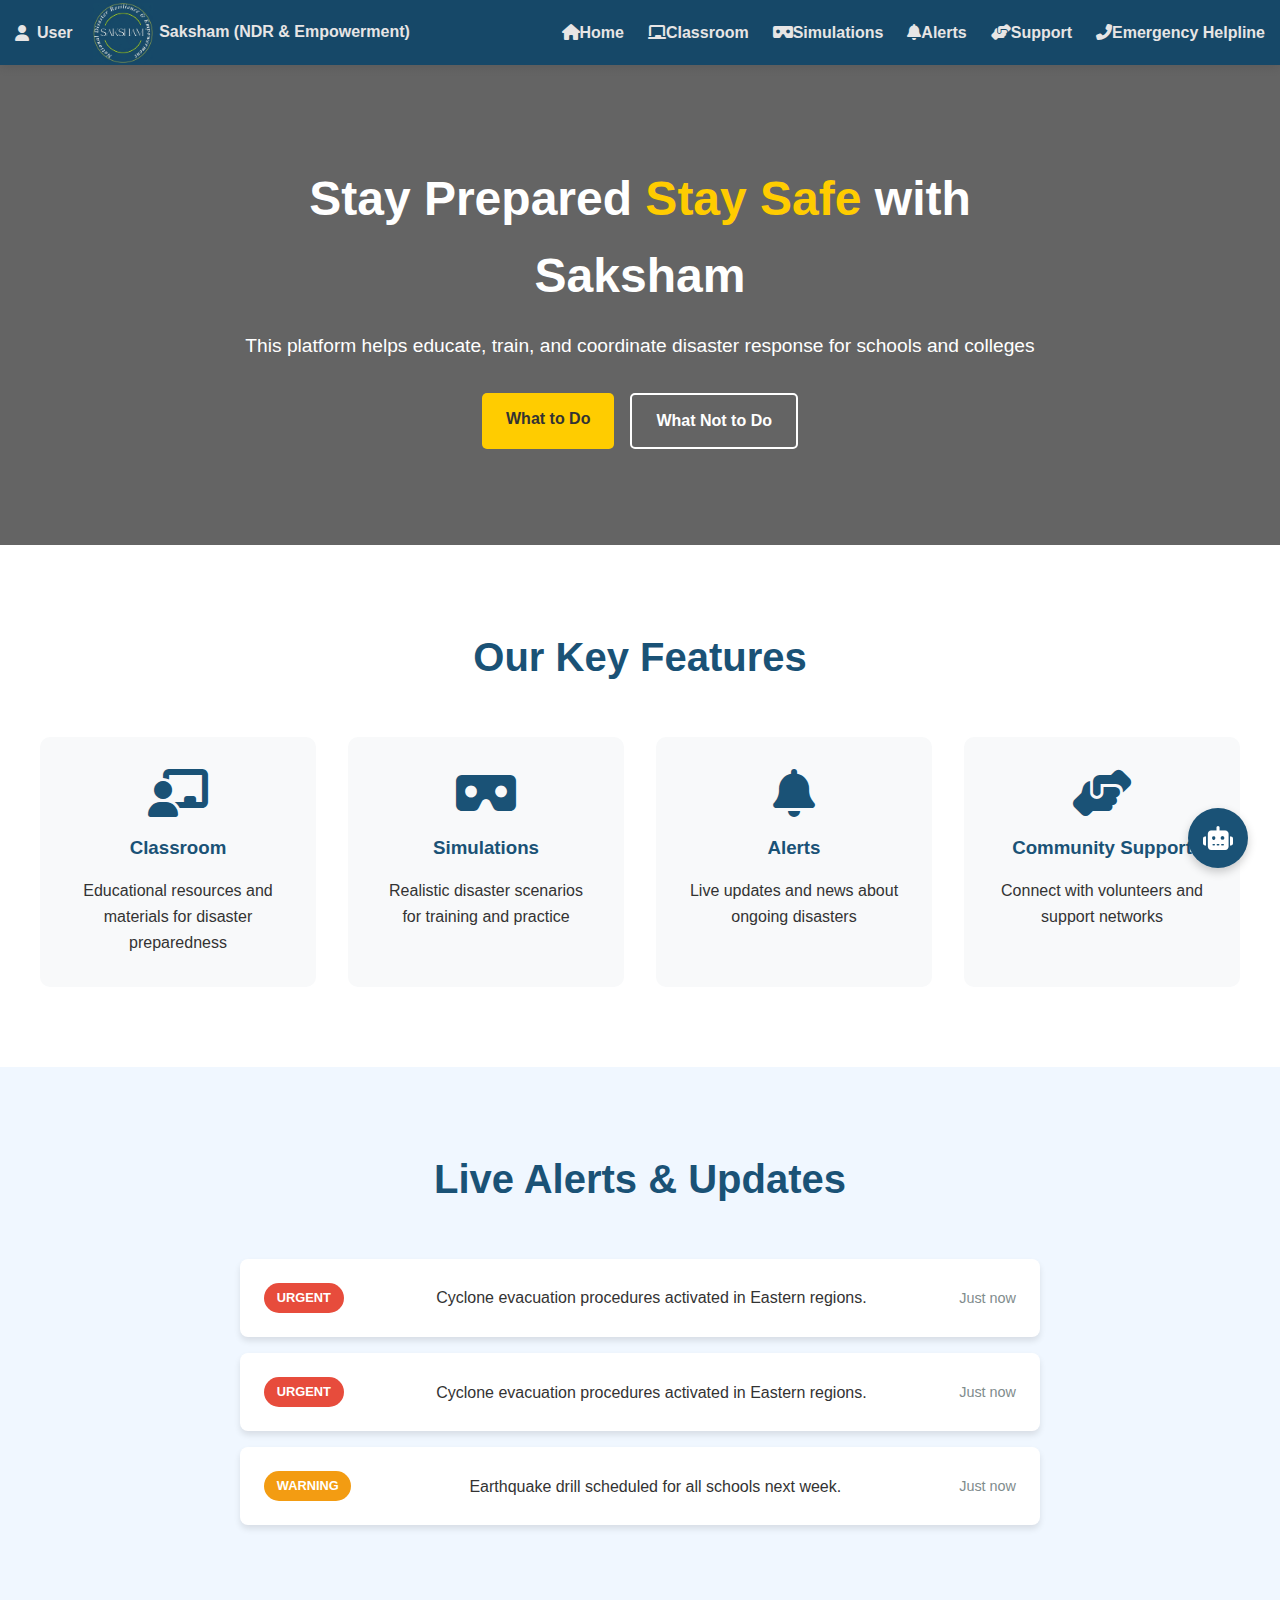
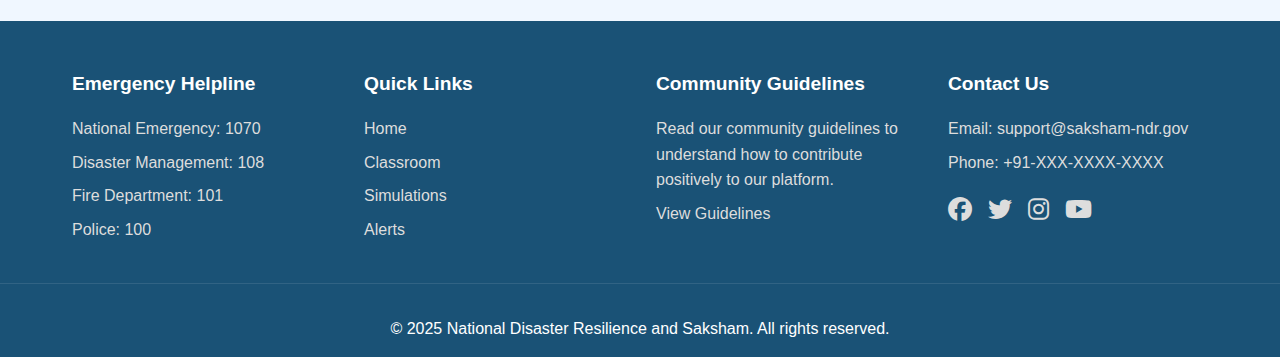
<file: index.html>
<!DOCTYPE html>
<html lang="en">
<head>
    <meta charset="UTF-8">
    <meta name="viewport" content="width=device-width, initial-scale=1.0">
    <title>Saksham</title>
    <link rel="stylesheet" href="temp.css">
    <link rel="stylesheet" href="https://cdnjs.cloudflare.com/ajax/libs/font-awesome/6.4.0/css/all.min.css">
</head>
<body>
    <!-- Navbar -->
    <nav class="navbar">
        <div class="nav-container">
            <div class="nav-left">
                <a href="#" class="user-link" ><i class="fas fa-user"></i><b>User</b></a>
            </div>
            <div class="nav-center">
                <a href="index.html" class="logo"><img src="/sihAssets/Saksham_logo.jpg" alt="Saksham_logo" id="Saksham_logo"></a>
                <a href="index.html" ><p class="logo_text"><b>Saksham (NDR & Empowerment)</b></p></a>
            </div>
            <div class="nav-right">
                <a href="index.html"><i class="fas fa-home"></i>Home</a>
                <a href="#"><i class="fas fa-chalkboard"></i>Classroom</a>
                <a href="/simulations_page/simulations.html"><i class="fas fa-vr-cardboard"></i>Simulations</a>
                <a href="/alerts_page/alerts.html"><i class="fas fa-bell"></i>Alerts</a>
                <a href="#"><i class="fas fa-hands-helping"></i>Support</a>
                <a href="emergency_helpline/emergency_Helpline.html"><i class="fas fa-phone-alt"></i>Emergency Helpline</a>
            </div>
            <div class="hamburger">
                <i class="fas fa-bars"></i>
            </div>
        </div>
    </nav>

    <!-- Header Section -->
    <header class="header">
        <div class="header-content">
            <h1 class="animated-title">Stay Prepared <span class="highlight">Stay Safe</span> with Saksham</h1>
            <p>This platform helps educate, train, and coordinate disaster response for schools and colleges</p>
            <div class="header-buttons">
                <a href="#" class="btn btn-primary">What to Do</a>
                <a href="#" class="btn btn-secondary">What Not to Do</a>
            </div>
        </div>
    </header>

    
    <section class="features">
        <h2>Our Key Features</h2>
        <div class="features-container">
            <div class="feature-card">
                <i class="fas fa-chalkboard-teacher"></i>
                <h3>Classroom</h3>
                <p>Educational resources and materials for disaster preparedness</p>
            </div>
            <div class="feature-card">
                <i class="fas fa-vr-cardboard"></i>
                <h3>Simulations</h3>
                <p>Realistic disaster scenarios for training and practice</p>
            </div>
            <div class="feature-card">
                <i class="fas fa-bell"></i>
                <h3>Alerts</h3>
                <p>Live updates and news about ongoing disasters</p>
            </div>
            <div class="feature-card">
                <i class="fas fa-hands-helping"></i>
                <h3>Community Support</h3>
                <p>Connect with volunteers and support networks</p>
            </div>
        </div>
    </section>

    <!-- Alerts Section -->
    <section class="alerts">
        <h2>Live Alerts & Updates</h2>
        <div class="alert-container">
            <div class="alert-item">
                <span class="alert-badge urgent">URGENT</span>
                <p>Cyclone warning issued for coastal regions - Evacuation procedures activated</p>
                <span class="alert-time">10 mins ago</span>
            </div>
            <div class="alert-item">
                <span class="alert-badge warning">WARNING</span>
                <p>Earthquake drill scheduled for all educational institutions on Friday</p>
                <span class="alert-time">2 hours ago</span>
            </div>
            <div class="alert-item">
                <span class="alert-badge info">INFO</span>
                <p>New flood preparedness module available in Classroom section</p>
                <span class="alert-time">1 day ago</span>
            </div>
        </div>
    </section>

    <!-- Chatbot -->
    <div class="chatbot-container">
        <div class="chatbot-header">
            <h3>Saksham Assistant</h3>
            <button class="chatbot-close"><i class="fas fa-times"></i></button>
        </div>
        <div class="chatbot-messages">
            <div class="message bot-message">
                <p>Hello! I'm Saksham Assistant. How can I help you with disaster preparedness today?</p>
            </div>
        </div>
        <div class="chatbot-input">
            <input type="text" placeholder="Type your message here...">
            <button><i class="fas fa-paper-plane"></i></button>
        </div>
    </div>
    <div class="chatbot-icon">
        <i class="fas fa-robot"></i>
    </div>

    <!-- Footer -->
    <footer class="footer">
        <div class="footer-container">
            <div class="footer-section">
                <h3>Emergency Helpline</h3>
                <p>National Emergency: 1070</p>
                <p>Disaster Management: 108</p>
                <p>Fire Department: 101</p>
                <p>Police: 100</p>
            </div>
            <div class="footer-section">
                <h3>Quick Links</h3>
                <a href="index.html">Home</a>
                <a href="#">Classroom</a>
                <a href="/simulations_page/simulations.html">Simulations</a>
                <a href="/alerts_page/alerts.html">Alerts</a>
            </div>
            <div class="footer-section">
                <h3>Community Guidelines</h3>
                <p>Read our community guidelines to understand how to contribute positively to our platform.</p>
                <a href="/community_guideline/community_guideline.html">View Guidelines</a>
            </div>
            <div class="footer-section">
                <h3>Contact Us</h3>
                <p>Email: support@saksham-ndr.gov</p>
                <p>Phone: +91-XXX-XXXX-XXXX</p>
                <div class="social-icons">
                    <a href="#"><i class="fab fa-facebook"></i></a>
                    <a href="#"><i class="fab fa-twitter"></i></a>
                    <a href="#"><i class="fab fa-instagram"></i></a>
                    <a href="#"><i class="fab fa-youtube"></i></a>
                </div>
            </div>
        </div>
        <div class="footer-bottom">
            <p>&copy; 2025 National Disaster Resilience and Saksham. All rights reserved.</p>
        </div>
    </footer>

    <script src="script.js"></script>
    <script src="chatbot.js"></script>
</body>
</html>
</file>
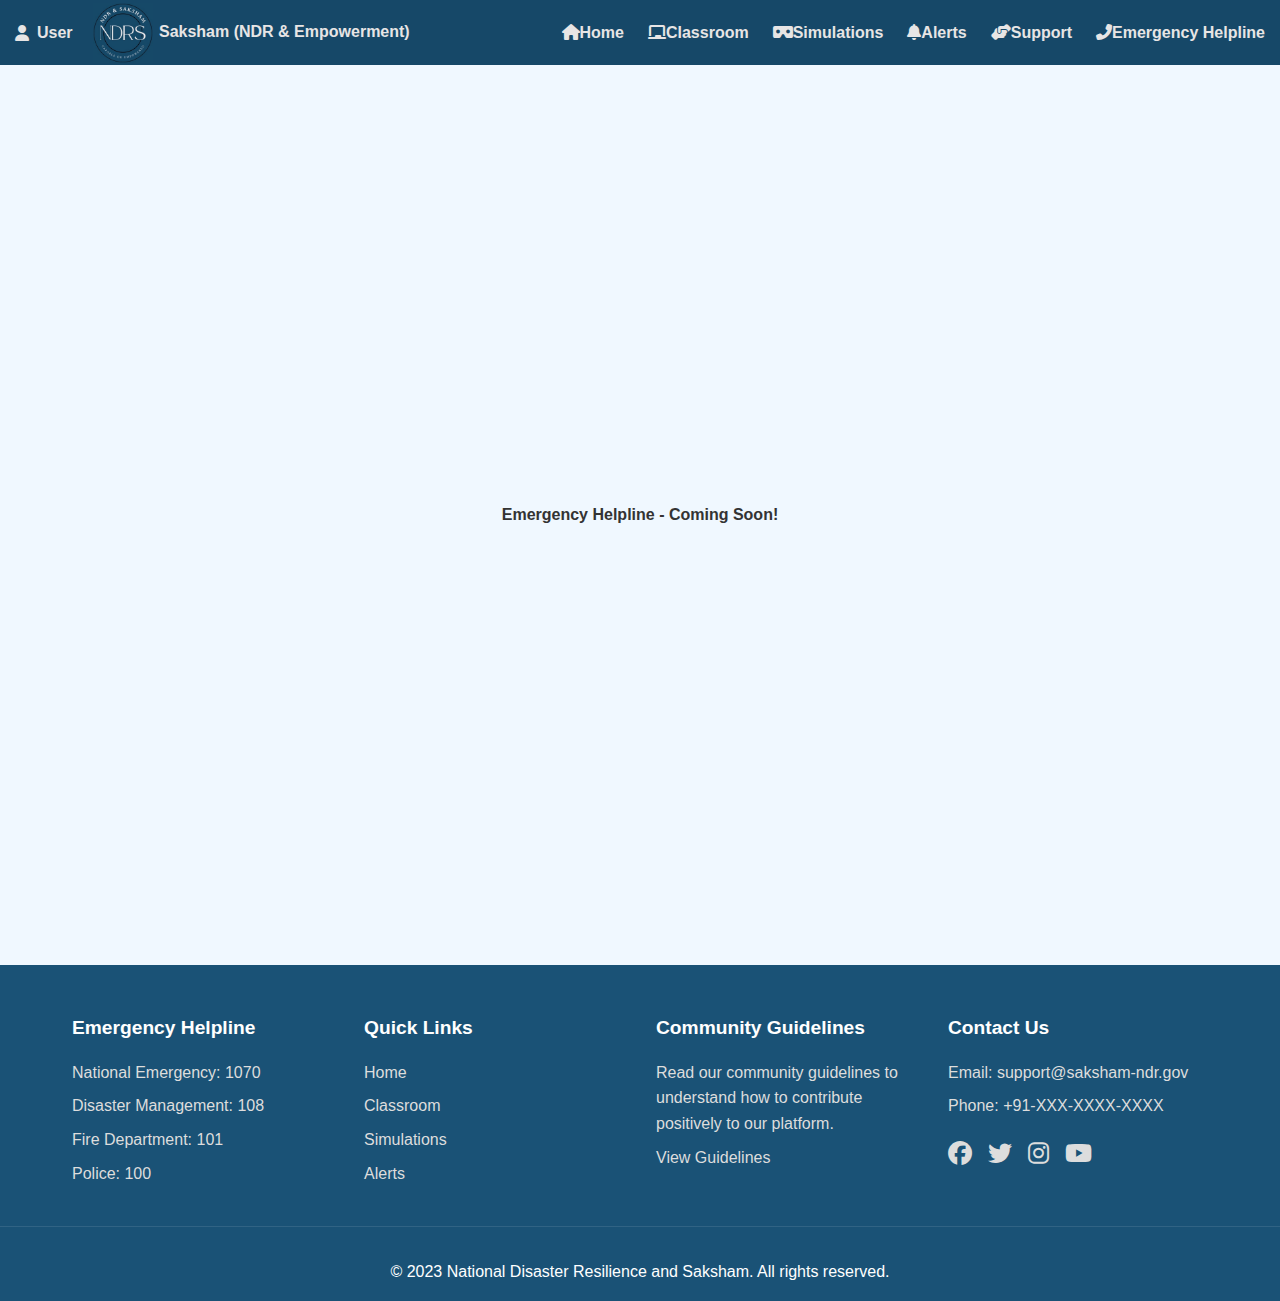
<file: emergency_Helpline.html>
<!DOCTYPE html>
<html lang="en">
<head>
    <meta charset="UTF-8">
    <meta name="viewport" content="width=device-width, initial-scale=1.0">
    <title>emergency Helpline</title>
    <link rel="stylesheet" href="emergency_Helpline.css">
    <link rel="stylesheet" href="temp.css">
    <link rel="stylesheet" href="https://cdnjs.cloudflare.com/ajax/libs/font-awesome/6.4.0/css/all.min.css">
</head>
<body>
    <!-- navbar -->
    <nav class="navbar">
        <div class="nav-container">
            <div class="nav-left">
                <a href="#" class="user-link" ><i class="fas fa-user"></i><b>User</b></a>
            </div>
            <div class="nav-center">
                <a href="index.html" class="logo"><img src="Saksham_logo.jpg" alt="Saksham_logo" id="Saksham_logo"></a>
                <a href="index.html" ><p class="logo_text"><b>Saksham (NDR & Empowerment)</b></p></a>
            </div>
            <div class="nav-right">
                <a href="index.html"><i class="fas fa-home"></i>Home</a>
                <a href="#"><i class="fas fa-chalkboard"></i>Classroom</a>
                <a href="simulations.html"><i class="fas fa-vr-cardboard"></i>Simulations</a>
                <a href="#"><i class="fas fa-bell"></i>Alerts</a>
                <a href="#"><i class="fas fa-hands-helping"></i>Support</a>
                <a href="emergency_Helpline.html"><i class="fas fa-phone-alt"></i>Emergency Helpline</a>
            </div>
            <div class="hamburger">
                <i class="fas fa-bars"></i>
            </div>
        </div>
    </nav>
    
    <div class="emergency_helpline_div">
        <p id="emergency_Helpline_text"><b>Emergency Helpline - Coming Soon!</b></p>
    </div>

<!-- Footer -->
 <footer class="footer">
        <div class="footer-container">
            <div class="footer-section">
                <h3>Emergency Helpline</h3>
                <p>National Emergency: 1070</p>
                <p>Disaster Management: 108</p>
                <p>Fire Department: 101</p>
                <p>Police: 100</p>
            </div>
            <div class="footer-section">
                <h3>Quick Links</h3>
                <a href="#">Home</a>
                <a href="#">Classroom</a>
                <a href="#">Simulations</a>
                <a href="#">Alerts</a>
            </div>
            <div class="footer-section">
                <h3>Community Guidelines</h3>
                <p>Read our community guidelines to understand how to contribute positively to our platform.</p>
                <a href="#">View Guidelines</a>
            </div>
            <div class="footer-section">
                <h3>Contact Us</h3>
                <p>Email: support@saksham-ndr.gov</p>
                <p>Phone: +91-XXX-XXXX-XXXX</p>
                <div class="social-icons">
                    <a href="#"><i class="fab fa-facebook"></i></a>
                    <a href="#"><i class="fab fa-twitter"></i></a>
                    <a href="#"><i class="fab fa-instagram"></i></a>
                    <a href="#"><i class="fab fa-youtube"></i></a>
                </div>
            </div>
        </div>
        <div class="footer-bottom">
            <p>&copy; 2023 National Disaster Resilience and Saksham. All rights reserved.</p>
        </div>
    </footer>

    <script src="script.js"></script>
    <script src="chatbot.js"></script>
</body>
</html>
</file>
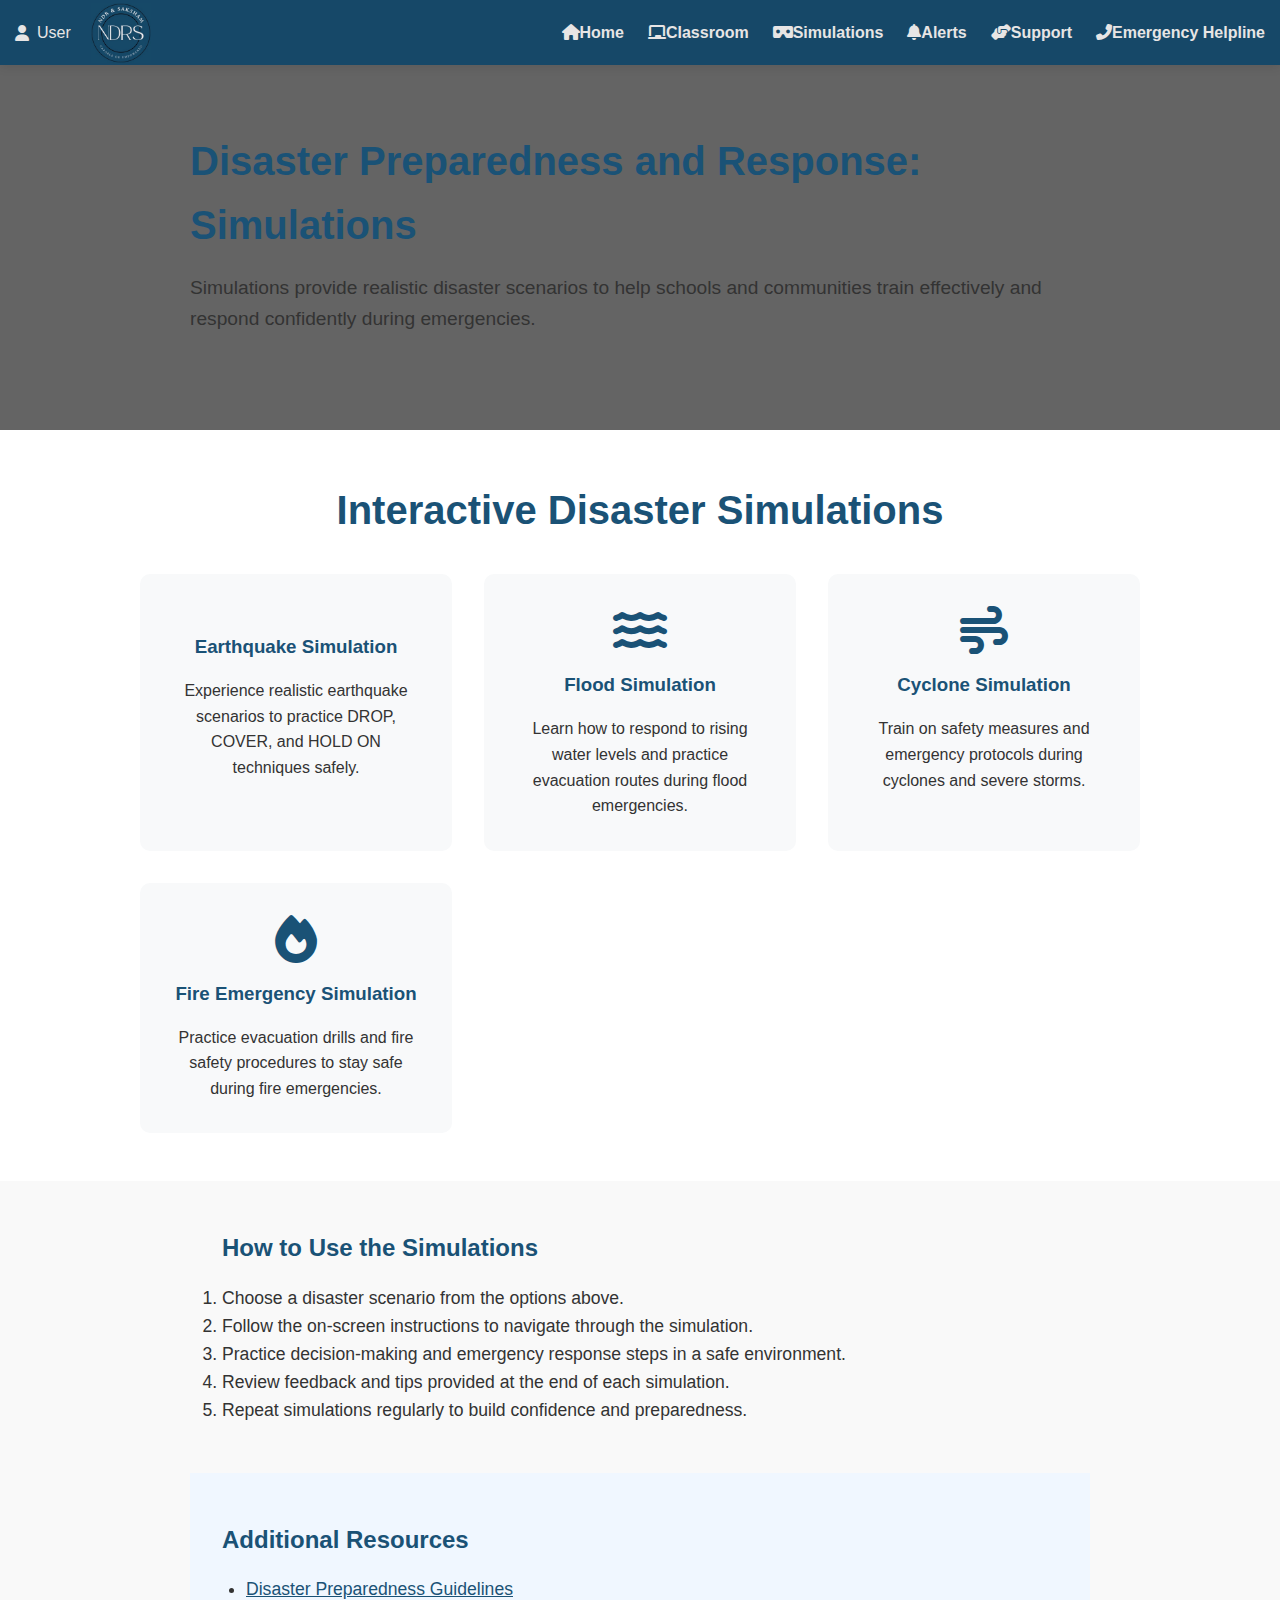
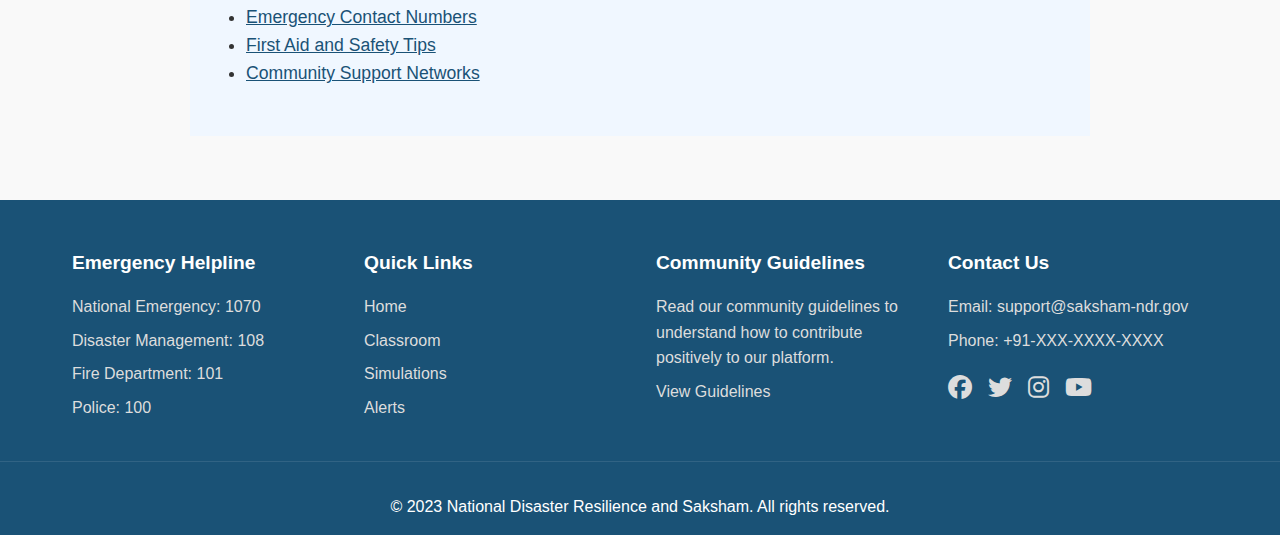
<file: simulations.html>
<!DOCTYPE html>
<html lang="en">
<head>
    <meta charset="UTF-8" />
    <meta name="viewport" content="width=device-width, initial-scale=1" />
    <title>Disaster Preparedness and Response: Simulations</title>
    <link rel="stylesheet" href="temp.css" />
    <link rel="stylesheet" href="https://cdnjs.cloudflare.com/ajax/libs/font-awesome/6.4.0/css/all.min.css" />
</head>
<body>
    <!-- Navbar -->
    <nav class="navbar">
        <div class="nav-container">
            <div class="nav-left">
                <a href="#" class="user-link"><i class="fas fa-user"></i> User</a>
            </div>
            <div class="nav-center">
                <a href="#" class="logo"><img src="Saksham_logo.jpg" alt="Saksham_logo" id="Saksham_logo" /></a>
            </div>
            <div class="nav-right">
                <a href="#"><i class="fas fa-home"></i>Home</a>
                <a href="#"><i class="fas fa-chalkboard"></i>Classroom</a>
                <a href="simulations.html" class="active"><i class="fas fa-vr-cardboard"></i>Simulations</a>
                <a href="#"><i class="fas fa-bell"></i>Alerts</a>
                <a href="#"><i class="fas fa-hands-helping"></i>Support</a>
                <a href="#"><i class="fas fa-phone-alt"></i>Emergency Helpline</a>
            </div>
            <div class="hamburger">
                <i class="fas fa-bars"></i>
            </div>
        </div>
    </nav>

    <!-- Page Header -->
    <header class="header" style="padding: 4rem 2rem;">
        <div class="header-content" style="max-width: 900px; margin: 0 auto; text-align: left;">
            <h1 class="animated-title" style="font-size: 2.5rem; margin-bottom: 1rem; color: #1a5276;">
                Disaster Preparedness and Response: Simulations
            </h1>
            <p style="font-size: 1.2rem; color: #333; margin-bottom: 2rem;">
                Simulations provide realistic disaster scenarios to help schools and communities train effectively and respond confidently during emergencies.
            </p>
        </div>
    </header>

    <!-- Simulations Content Section -->
    <section class="features" style="background-color: #fff; padding: 3rem 2rem;">
        <h2 style="text-align: center; color: #1a5276; margin-bottom: 2rem;">Interactive Disaster Simulations</h2>
        <div class="features-container" style="max-width: 1000px; margin: 0 auto; display: grid; grid-template-columns: repeat(auto-fit, minmax(280px, 1fr)); gap: 2rem;">
            <div class="feature-card" style="background-color: #f8f9fa; padding: 2rem; border-radius: 10px; text-align: center;">
                <i class="fas fa-earthquake" style="font-size: 3rem; color: #1a5276; margin-bottom: 1rem;"></i>
                <h3>Earthquake Simulation</h3>
                <p>Experience realistic earthquake scenarios to practice DROP, COVER, and HOLD ON techniques safely.</p>
            </div>
            <div class="feature-card" style="background-color: #f8f9fa; padding: 2rem; border-radius: 10px; text-align: center;">
                <i class="fas fa-water" style="font-size: 3rem; color: #1a5276; margin-bottom: 1rem;"></i>
                <h3>Flood Simulation</h3>
                <p>Learn how to respond to rising water levels and practice evacuation routes during flood emergencies.</p>
            </div>
            <div class="feature-card" style="background-color: #f8f9fa; padding: 2rem; border-radius: 10px; text-align: center;">
                <i class="fas fa-wind" style="font-size: 3rem; color: #1a5276; margin-bottom: 1rem;"></i>
                <h3>Cyclone Simulation</h3>
                <p>Train on safety measures and emergency protocols during cyclones and severe storms.</p>
            </div>
            <div class="feature-card" style="background-color: #f8f9fa; padding: 2rem; border-radius: 10px; text-align: center;">
                <i class="fas fa-fire" style="font-size: 3rem; color: #1a5276; margin-bottom: 1rem;"></i>
                <h3>Fire Emergency Simulation</h3>
                <p>Practice evacuation drills and fire safety procedures to stay safe during fire emergencies.</p>
            </div>
        </div>
    </section>

    <!-- How to Use Section -->
    <section style="max-width: 900px; margin: 3rem auto; padding: 0 2rem; color: #333;">
        <h2 style="color: #1a5276; margin-bottom: 1rem;">How to Use the Simulations</h2>
        <ol style="font-size: 1.1rem; line-height: 1.6;">
            <li>Choose a disaster scenario from the options above.</li>
            <li>Follow the on-screen instructions to navigate through the simulation.</li>
            <li>Practice decision-making and emergency response steps in a safe environment.</li>
            <li>Review feedback and tips provided at the end of each simulation.</li>
            <li>Repeat simulations regularly to build confidence and preparedness.</li>
        </ol>
    </section>

    <!-- Additional Resources -->
    <section style="background-color: #f0f7ff; padding: 3rem 2rem; max-width: 900px; margin: 0 auto 4rem auto; color: #333;">
        <h2 style="color: #1a5276; margin-bottom: 1rem;">Additional Resources</h2>
        <ul style="font-size: 1.1rem; line-height: 1.6; list-style-type: disc; padding-left: 1.5rem;">
            <li><a href="#" style="color: #1a5276; text-decoration: underline;">Disaster Preparedness Guidelines</a></li>
            <li><a href="#" style="color: #1a5276; text-decoration: underline;">Emergency Contact Numbers</a></li>
            <li><a href="#" style="color: #1a5276; text-decoration: underline;">First Aid and Safety Tips</a></li>
            <li><a href="#" style="color: #1a5276; text-decoration: underline;">Community Support Networks</a></li>
        </ul>
    </section>

    <!-- Footer -->
    <footer class="footer">
        <div class="footer-container">
            <div class="footer-section">
                <h3>Emergency Helpline</h3>
                <p>National Emergency: 1070</p>
                <p>Disaster Management: 108</p>
                <p>Fire Department: 101</p>
                <p>Police: 100</p>
            </div>
            <div class="footer-section">
                <h3>Quick Links</h3>
                <a href="#">Home</a>
                <a href="#">Classroom</a>
                <a href="#" class="active">Simulations</a>
                <a href="#">Alerts</a>
            </div>
            <div class="footer-section">
                <h3>Community Guidelines</h3>
                <p>Read our community guidelines to understand how to contribute positively to our platform.</p>
                <a href="#">View Guidelines</a>
            </div>
            <div class="footer-section">
                <h3>Contact Us</h3>
                <p>Email: support@saksham-ndr.gov</p>
                <p>Phone: +91-XXX-XXXX-XXXX</p>
                <div class="social-icons">
                    <a href="#"><i class="fab fa-facebook"></i></a>
                    <a href="#"><i class="fab fa-twitter"></i></a>
                    <a href="#"><i class="fab fa-instagram"></i></a>
                    <a href="#"><i class="fab fa-youtube"></i></a>
                </div>
            </div>
        </div>
        <div class="footer-bottom">
            <p>&copy; 2023 National Disaster Resilience and Saksham. All rights reserved.</p>
        </div>
    </footer>

    <script src="script.js"></script>
    <script src="chatbot.js"></script>
</body>
</html>
</file>
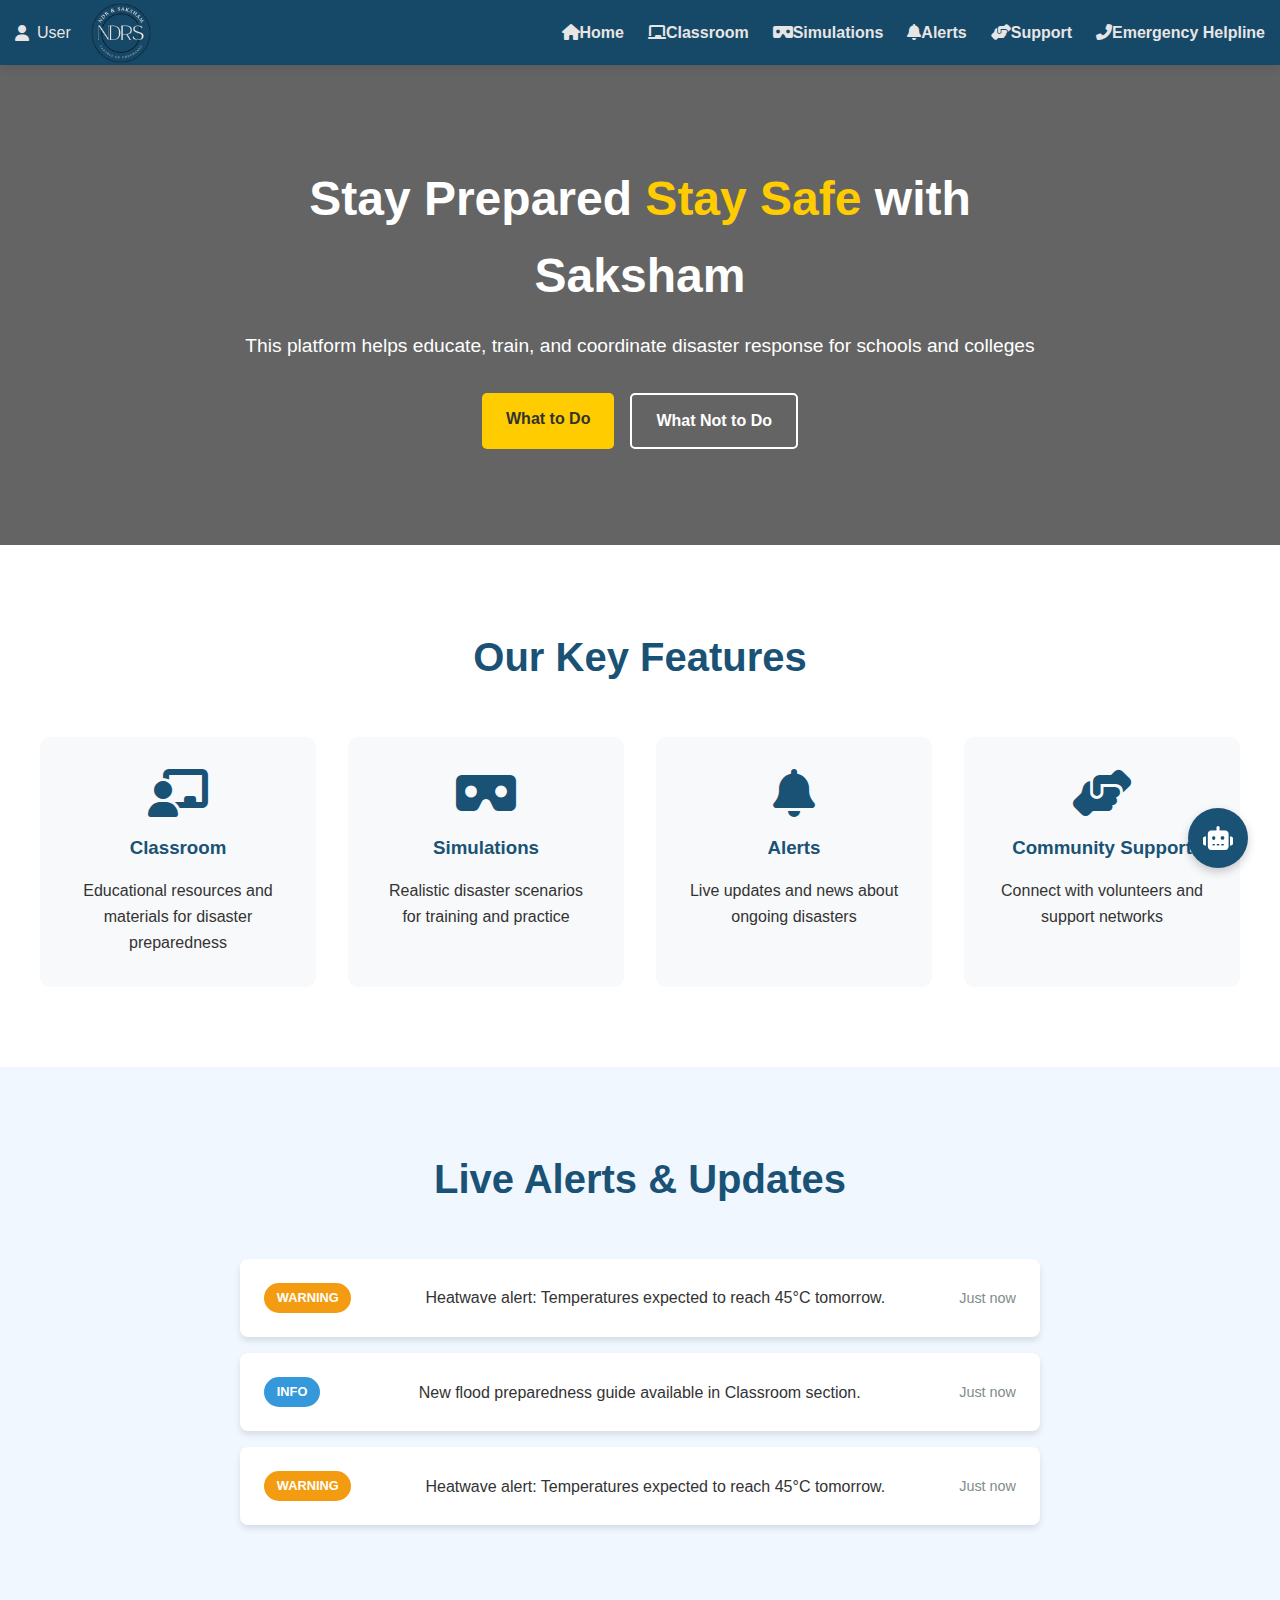
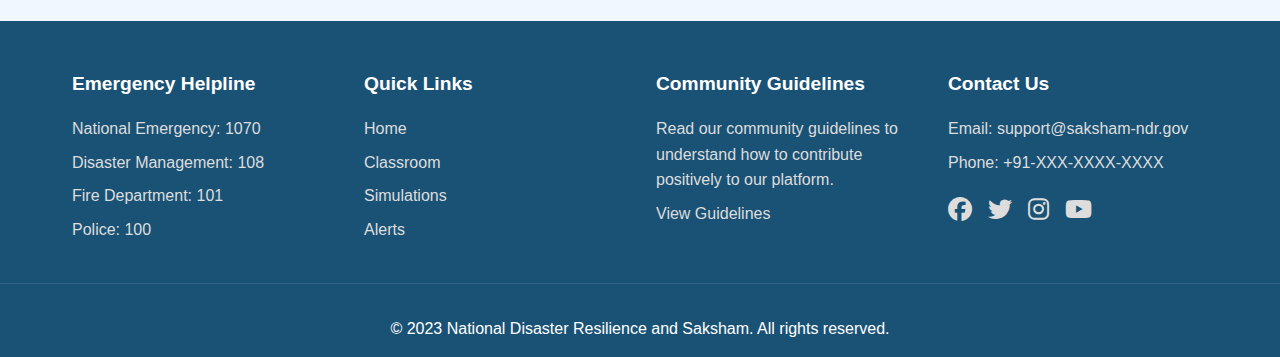
<file: temp.html>
<!DOCTYPE html>
<html lang="en">
<head>
    <meta charset="UTF-8">
    <meta name="viewport" content="width=device-width, initial-scale=1.0">
    <title>NDR: National Disaster Resilience and Saksham</title>
    <link rel="stylesheet" href="temp.css">
    <link rel="stylesheet" href="https://cdnjs.cloudflare.com/ajax/libs/font-awesome/6.4.0/css/all.min.css">
</head>
<body>
    <!-- Navbar -->
    <nav class="navbar">
        <div class="nav-container">
            <div class="nav-left">
                <a href="#" class="user-link"><i class="fas fa-user"></i> User</a>
            </div>
            <div class="nav-center">
                <a href="#" class="logo"><img src="Saksham_logo.jpg" alt="Saksham_logo" id="Saksham_logo"></a>
            </div>
            <div class="nav-right">
                <a href="#"><i class="fas fa-home"></i>Home</a>
                <a href="#"><i class="fas fa-chalkboard"></i>Classroom</a>
                <a href="#"><i class="fas fa-vr-cardboard"></i>Simulations</a>
                <a href="#"><i class="fas fa-bell"></i>Alerts</a>
                <a href="#"><i class="fas fa-hands-helping"></i>Support</a>
                <a href="#"><i class="fas fa-phone-alt"></i>Emergency Helpline</a>
            </div>
            <div class="hamburger">
                <i class="fas fa-bars"></i>
            </div>
        </div>
    </nav>

    <!-- Header Section -->
    <header class="header">
        <div class="header-content">
            <h1 class="animated-title">Stay Prepared <span class="highlight">Stay Safe</span> with Saksham</h1>
            <p>This platform helps educate, train, and coordinate disaster response for schools and colleges</p>
            <div class="header-buttons">
                <a href="#" class="btn btn-primary">What to Do</a>
                <a href="#" class="btn btn-secondary">What Not to Do</a>
            </div>
        </div>
    </header>

    
    <section class="features">
        <h2>Our Key Features</h2>
        <div class="features-container">
            <div class="feature-card">
                <i class="fas fa-chalkboard-teacher"></i>
                <h3>Classroom</h3>
                <p>Educational resources and materials for disaster preparedness</p>
            </div>
            <div class="feature-card">
                <i class="fas fa-vr-cardboard"></i>
                <h3>Simulations</h3>
                <p>Realistic disaster scenarios for training and practice</p>
            </div>
            <div class="feature-card">
                <i class="fas fa-bell"></i>
                <h3>Alerts</h3>
                <p>Live updates and news about ongoing disasters</p>
            </div>
            <div class="feature-card">
                <i class="fas fa-hands-helping"></i>
                <h3>Community Support</h3>
                <p>Connect with volunteers and support networks</p>
            </div>
        </div>
    </section>

    <!-- Alerts Section -->
    <section class="alerts">
        <h2>Live Alerts & Updates</h2>
        <div class="alert-container">
            <div class="alert-item">
                <span class="alert-badge urgent">URGENT</span>
                <p>Cyclone warning issued for coastal regions - Evacuation procedures activated</p>
                <span class="alert-time">10 mins ago</span>
            </div>
            <div class="alert-item">
                <span class="alert-badge warning">WARNING</span>
                <p>Earthquake drill scheduled for all educational institutions on Friday</p>
                <span class="alert-time">2 hours ago</span>
            </div>
            <div class="alert-item">
                <span class="alert-badge info">INFO</span>
                <p>New flood preparedness module available in Classroom section</p>
                <span class="alert-time">1 day ago</span>
            </div>
        </div>
    </section>

    <!-- Chatbot -->
    <div class="chatbot-container">
        <div class="chatbot-header">
            <h3>Saksham Assistant</h3>
            <button class="chatbot-close"><i class="fas fa-times"></i></button>
        </div>
        <div class="chatbot-messages">
            <div class="message bot-message">
                <p>Hello! I'm Saksham Assistant. How can I help you with disaster preparedness today?</p>
            </div>
        </div>
        <div class="chatbot-input">
            <input type="text" placeholder="Type your message here...">
            <button><i class="fas fa-paper-plane"></i></button>
        </div>
    </div>
    <div class="chatbot-icon">
        <i class="fas fa-robot"></i>
    </div>

    <!-- Footer -->
    <footer class="footer">
        <div class="footer-container">
            <div class="footer-section">
                <h3>Emergency Helpline</h3>
                <p>National Emergency: 1070</p>
                <p>Disaster Management: 108</p>
                <p>Fire Department: 101</p>
                <p>Police: 100</p>
            </div>
            <div class="footer-section">
                <h3>Quick Links</h3>
                <a href="#">Home</a>
                <a href="#">Classroom</a>
                <a href="#">Simulations</a>
                <a href="#">Alerts</a>
            </div>
            <div class="footer-section">
                <h3>Community Guidelines</h3>
                <p>Read our community guidelines to understand how to contribute positively to our platform.</p>
                <a href="#">View Guidelines</a>
            </div>
            <div class="footer-section">
                <h3>Contact Us</h3>
                <p>Email: support@saksham-ndr.gov</p>
                <p>Phone: +91-XXX-XXXX-XXXX</p>
                <div class="social-icons">
                    <a href="#"><i class="fab fa-facebook"></i></a>
                    <a href="#"><i class="fab fa-twitter"></i></a>
                    <a href="#"><i class="fab fa-instagram"></i></a>
                    <a href="#"><i class="fab fa-youtube"></i></a>
                </div>
            </div>
        </div>
        <div class="footer-bottom">
            <p>&copy; 2023 National Disaster Resilience and Saksham. All rights reserved.</p>
        </div>
    </footer>

    <script src="script.js"></script>
    <script src="chatbot.js"></script>
</body>
</html>
</file>
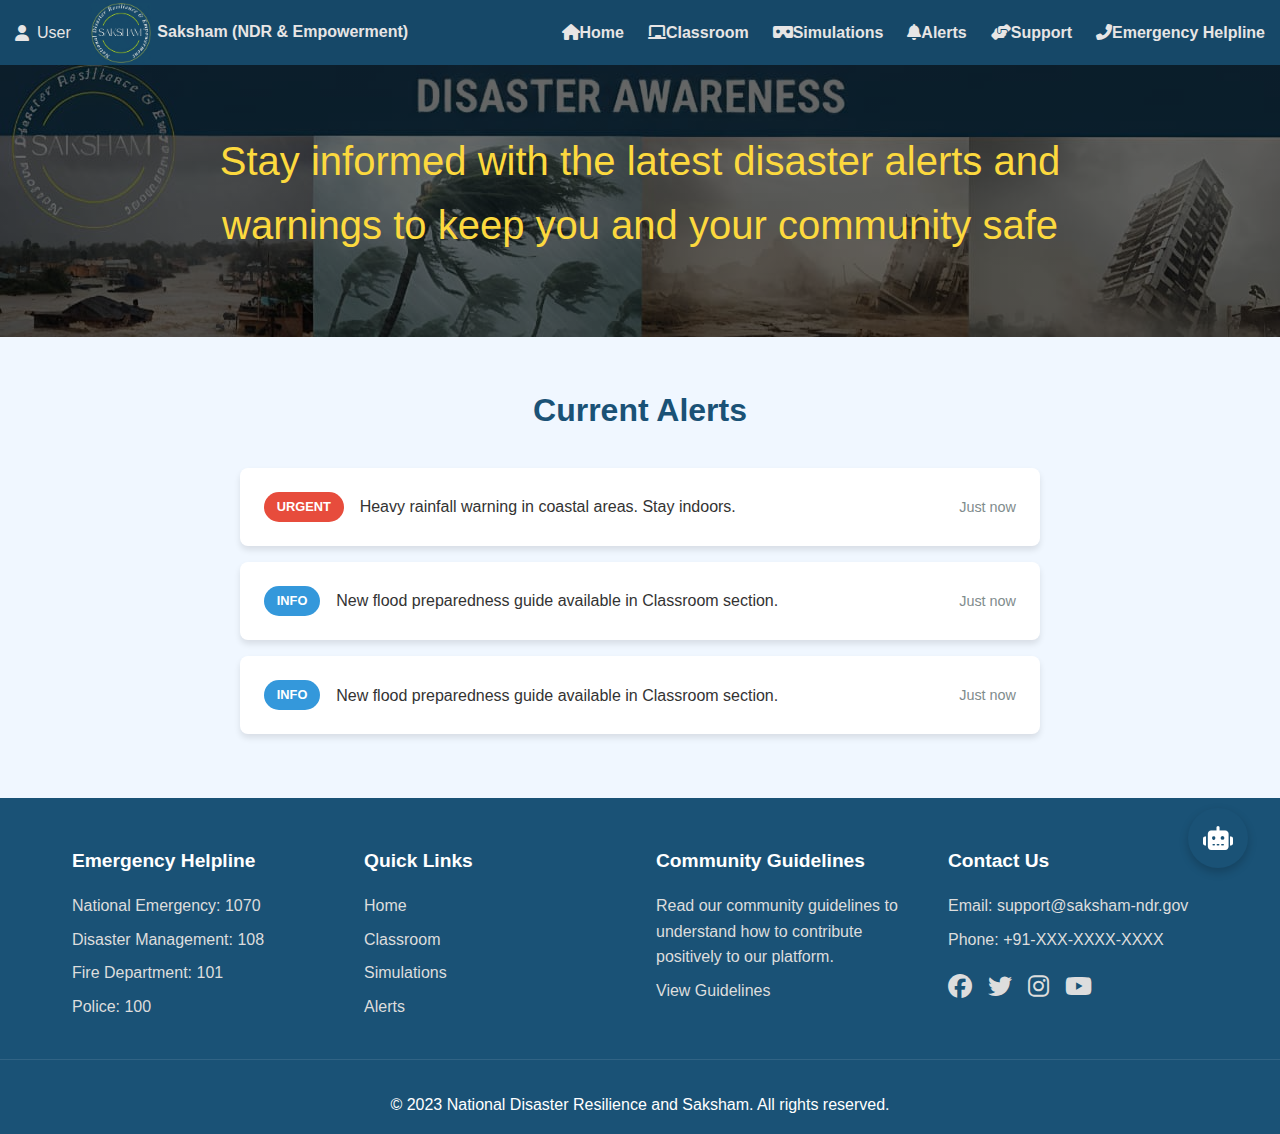
<file: alerts_page/alerts.html>
<!DOCTYPE html>
<html lang="en">
<head>
    <meta charset="UTF-8" />
    <meta name="viewport" content="width=device-width, initial-scale=1" />
    <title>Disaster Preparedness and Response: Alerts</title>
    <link rel="stylesheet" href="alerts.css" />
    <link rel="stylesheet" href="https://cdnjs.cloudflare.com/ajax/libs/font-awesome/6.4.0/css/all.min.css" />
</head>
<body>
    <!-- Navbar -->
    <nav class="navbar">
        <div class="nav-container">
            <div class="nav-left">
                <a href="#" class="user-link"><i class="fas fa-user"></i> User</a>
            </div>
            <div class="nav-center">
                <a href="/index.html" class="logo"><img src="/sihAssets/Saksham_logo.jpg" alt="Saksham_logo" id="Saksham_logo" /></a>
                <a href="/index.html" ><p class="logo_text"><b>Saksham (NDR & Empowerment)</b></p></a>
            </div>
            <div class="nav-right">
                <a href="/index.html"><i class="fas fa-home"></i>Home</a>
                <a href="#"><i class="fas fa-chalkboard"></i>Classroom</a>
                <a href="/simulations_page/simulations.html"><i class="fas fa-vr-cardboard"></i>Simulations</a>
                <a href="/alerts_page/alerts.html" class="active"><i class="fas fa-bell"></i>Alerts</a>
                <a href="#"><i class="fas fa-hands-helping"></i>Support</a>
                <a href="/emergency_helpline/emergency_Helpline.html"><i class="fas fa-phone-alt"></i>Emergency Helpline</a>
            </div>
            <div class="hamburger">
                <i class="fas fa-bars"></i>
            </div>
        </div>
    </nav>

    <!-- Page Header -->
    <header class="header" style="padding: 4rem 2rem;">
        <div class="header-content" style="max-width: 900px; margin: 0 auto; text-align: center;">
            <p class="animated-title" style="font-size: 2.5rem; margin-bottom: 1rem; color: #fcd93e;">
                Stay informed with the latest disaster alerts and warnings to keep you and your community safe
            </p>
            
        </div>
    </header>

    <!-- Alerts Section -->
    <section class="alerts" style="padding: 3rem 2rem; background-color: #f0f7ff;">
        <h2 style="text-align: center; color: #1a5276; margin-bottom: 2rem; font-size: 2rem;">Current Alerts</h2>
        <div class="alert-container" style="max-width: 800px; margin: 0 auto;">
            <div class="alert-item" style="background-color: white; padding: 1.5rem; border-radius: 8px; margin-bottom: 1rem; display: flex; justify-content: space-between; align-items: center; box-shadow: 0 4px 6px rgba(0, 0, 0, 0.1);">
                <span class="alert-badge urgent" style="padding: 0.3rem 0.8rem; border-radius: 20px; font-size: 0.8rem; font-weight: bold; color: white; background-color: #e74c3c; white-space: nowrap;">URGENT</span>
                <p style="flex: 1; margin: 0 1rem;">Heavy rainfall warning in coastal areas. Stay indoors.</p>
                <span class="alert-time" style="color: #7f8c8d; font-size: 0.9rem; white-space: nowrap;">Just now</span>
            </div>
            <div class="alert-item" style="background-color: white; padding: 1.5rem; border-radius: 8px; margin-bottom: 1rem; display: flex; justify-content: space-between; align-items: center; box-shadow: 0 4px 6px rgba(0, 0, 0, 0.1);">
                <span class="alert-badge warning" style="padding: 0.3rem 0.8rem; border-radius: 20px; font-size: 0.8rem; font-weight: bold; color: white; background-color: #f39c12; white-space: nowrap;">WARNING</span>
                <p style="flex: 1; margin: 0 1rem;">Heatwave alert: Temperatures expected to reach 45°C tomorrow.</p>
                <span class="alert-time" style="color: #7f8c8d; font-size: 0.9rem; white-space: nowrap;">10 mins ago</span>
            </div>
            <div class="alert-item" style="background-color: white; padding: 1.5rem; border-radius: 8px; margin-bottom: 1rem; display: flex; justify-content: space-between; align-items: center; box-shadow: 0 4px 6px rgba(0, 0, 0, 0.1);">
                <span class="alert-badge info" style="padding: 0.3rem 0.8rem; border-radius: 20px; font-size: 0.8rem; font-weight: bold; color: white; background-color: #3498db; white-space: nowrap;">INFO</span>
                <p style="flex: 1; margin: 0 1rem;">New flood preparedness guide available in Classroom section.</p>
                <span class="alert-time" style="color: #7f8c8d; font-size: 0.9rem; white-space: nowrap;">30 mins ago</span>
            </div>
        </div>
    </section>

    <!-- Chatbot -->
<div class="chatbot-container">
        <div class="chatbot-header">
            <h3>Saksham Assistant</h3>
            <button class="chatbot-close"><i class="fas fa-times"></i></button>
        </div>
        <div class="chatbot-messages">
            <div class="message bot-message">
                <p>Hello! I'm Saksham Assistant. How can I help you with disaster preparedness today?</p>
            </div>
        </div>
        <div class="chatbot-input">
            <input type="text" placeholder="Type your message here...">
            <button><i class="fas fa-paper-plane"></i></button>
        </div>
    </div>
    <div class="chatbot-icon">
        <i class="fas fa-robot"></i>
    </div>    

    <!-- Footer -->
    <footer class="footer">
        <div class="footer-container">
            <div class="footer-section">
                <h3>Emergency Helpline</h3>
                <p>National Emergency: 1070</p>
                <p>Disaster Management: 108</p>
                <p>Fire Department: 101</p>
                <p>Police: 100</p>
            </div>
            <div class="footer-section">
                <h3>Quick Links</h3>
                <a href="/index.html">Home</a>
                <a href="#">Classroom</a>
                <a href="/simulations_page/simulations.html">Simulations</a>
                <a href="/alerts_page/alerts.html">Alerts</a>
            </div>
            <div class="footer-section">
                <h3>Community Guidelines</h3>
                <p>Read our community guidelines to understand how to contribute positively to our platform.</p>
                <a href="/community_guideline/community_guideline.html">View Guidelines</a>
            </div>
            <div class="footer-section">
                <h3>Contact Us</h3>
                <p>Email: support@saksham-ndr.gov</p>
                <p>Phone: +91-XXX-XXXX-XXXX</p>
                <div class="social-icons">
                    <a href="#"><i class="fab fa-facebook"></i></a>
                    <a href="#"><i class="fab fa-twitter"></i></a>
                    <a href="#"><i class="fab fa-instagram"></i></a>
                    <a href="#"><i class="fab fa-youtube"></i></a>
                </div>
            </div>
        </div>
        <div class="footer-bottom" style="text-align: center; padding-top: 2rem; margin-top: 2rem; border-top: 1px solid rgba(255, 255, 255, 0.1);">
            <p>&copy; 2023 National Disaster Resilience and Saksham. All rights reserved.</p>
        </div>
    </footer>

    <script src="/Home_page/script.js"></script>
    <script src="/Home_page/chatbot.js"></script>
</body>
</html>
</file>
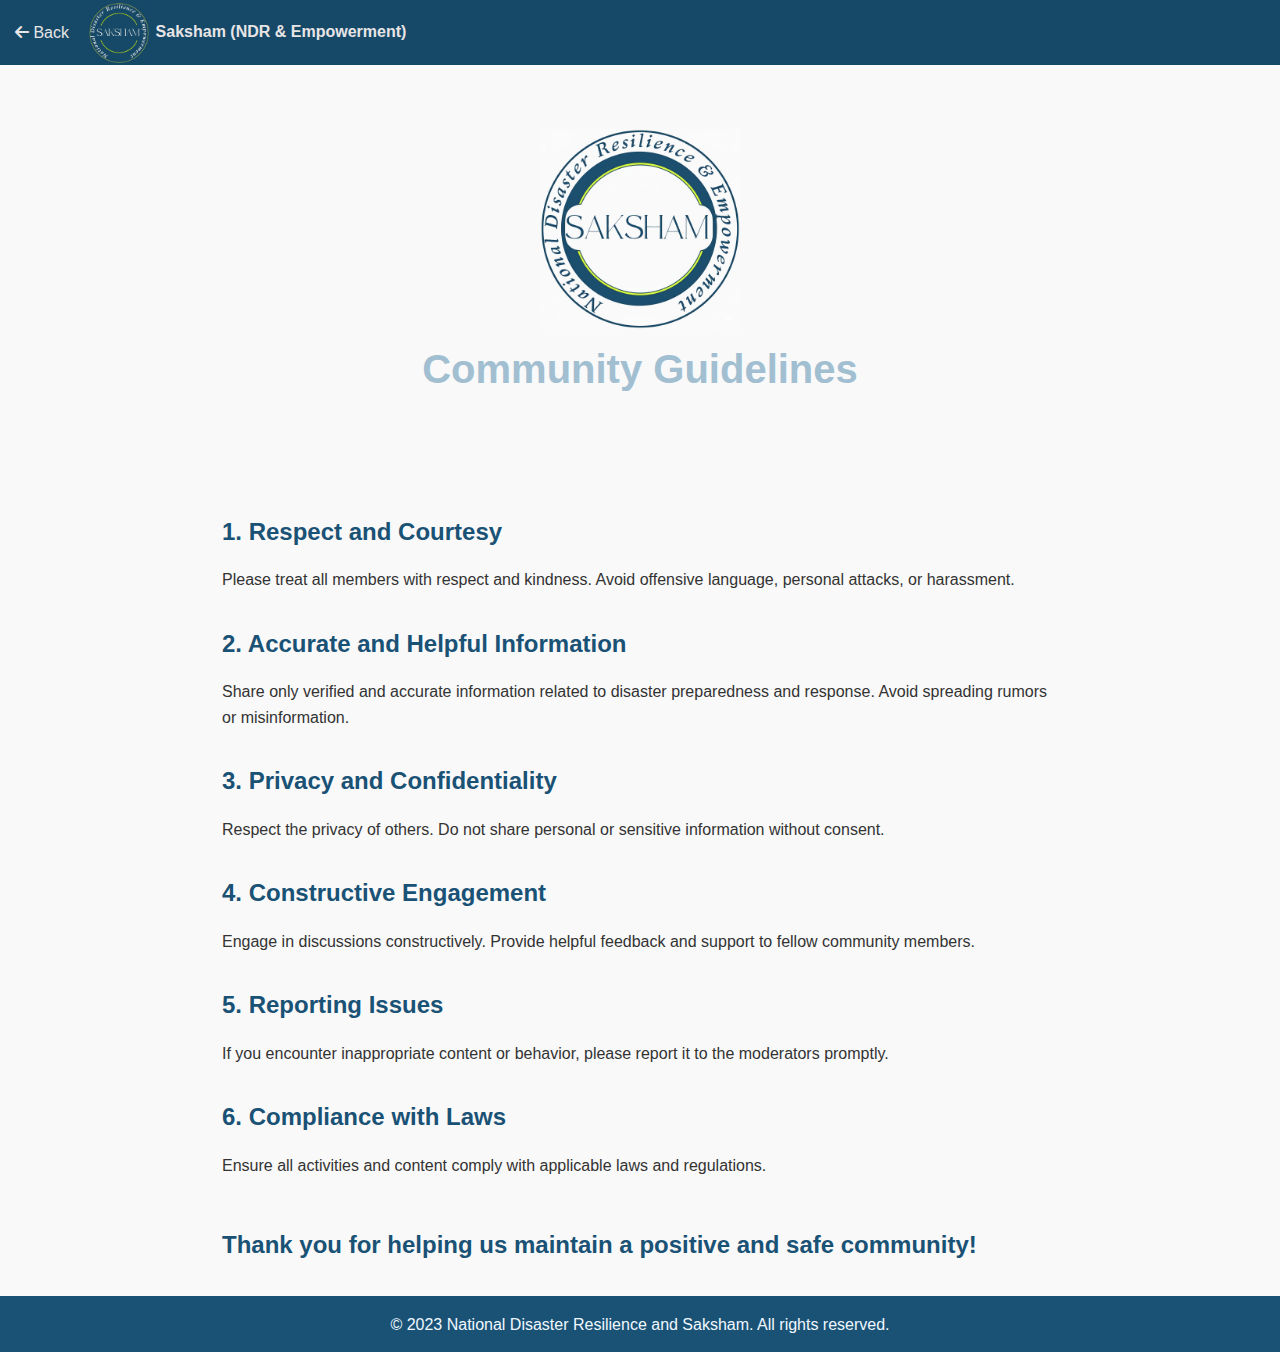
<file: community_guideline/community_guideline.html>
<!DOCTYPE html>
<html lang="en">
<head>
    <meta charset="UTF-8" />
    <meta name="viewport" content="width=device-width, initial-scale=1" />
    <title>Community Guidelines - Disaster Preparedness and Response</title>
    <link rel="stylesheet" href="communiry_guideline.css">
    <link rel="stylesheet" href="https://cdnjs.cloudflare.com/ajax/libs/font-awesome/6.4.0/css/all.min.css">

</head>
<body>
    <!-- Navbar -->
    <nav class="navbar">
        <div class="nav-container">
            <div class="nav-left">
                <a href="/Home_page/index.html" class="back_home"><i class="fa-solid fa-arrow-left"></i> Back</a>
            </div>
            <div class="nav-center">
                <img src="/sihAssets/Saksham_logo.jpg" alt="Saksham_logo"  id="Saksham_logo" />
                <p class="logo_text"><b>Saksham (NDR & Empowerment)</b></p>
            </div>
        </div>
    </nav>

    <!-- Page Header -->
    <header class="header" style="padding: 4rem 2rem; text-align: center; background-color: #f9f9f9; color: #a1bfd1;">
        <div class="header-content" style="max-width: 900px; margin: 0 auto;">
            <img src="/sihAssets/Saksham_logo2.jpg" alt="Saksham_logo" style="height:200px;">
            <h1 class="animated-title" style="font-size: 2.5rem; margin-bottom: 1rem;">Community Guidelines</h1>
        </div>
    </header>

    <!-- Guidelines Content -->
    <main style="max-width: 900px; margin: 2rem auto; padding: 0 2rem; color: #333; line-height: 1.6;">
        <section>
            <h2 style="color: #1a5276; margin-bottom: 1rem;">1. Respect and Courtesy</h2>
            <p>Please treat all members with respect and kindness. Avoid offensive language, personal attacks, or harassment.</p>
        </section>

        <section>
            <h2 style="color: #1a5276; margin-top: 2rem; margin-bottom: 1rem;">2. Accurate and Helpful Information</h2>
            <p>Share only verified and accurate information related to disaster preparedness and response. Avoid spreading rumors or misinformation.</p>
        </section>

        <section>
            <h2 style="color: #1a5276; margin-top: 2rem; margin-bottom: 1rem;">3. Privacy and Confidentiality</h2>
            <p>Respect the privacy of others. Do not share personal or sensitive information without consent.</p>
        </section>

        <section>
            <h2 style="color: #1a5276; margin-top: 2rem; margin-bottom: 1rem;">4. Constructive Engagement</h2>
            <p>Engage in discussions constructively. Provide helpful feedback and support to fellow community members.</p>
        </section>

        <section>
            <h2 style="color: #1a5276; margin-top: 2rem; margin-bottom: 1rem;">5. Reporting Issues</h2>
            <p>If you encounter inappropriate content or behavior, please report it to the moderators promptly.</p>
        </section>

        <section>
            <h2 style="color: #1a5276; margin-top: 2rem; margin-bottom: 1rem;">6. Compliance with Laws</h2>
            <p>Ensure all activities and content comply with applicable laws and regulations.</p>
        </section>

        <section style="margin-top: 3rem;">
            <h2 style="color: #1a5276;">Thank you for helping us maintain a positive and safe community!</h2>
        </section>
    </main>

    <!-- Footer -->
    <footer class="footer_guideline">
            <p> &copy; 2023 National Disaster Resilience and Saksham. All rights reserved.</p>
    </footer>

</body>
</html>
</file>
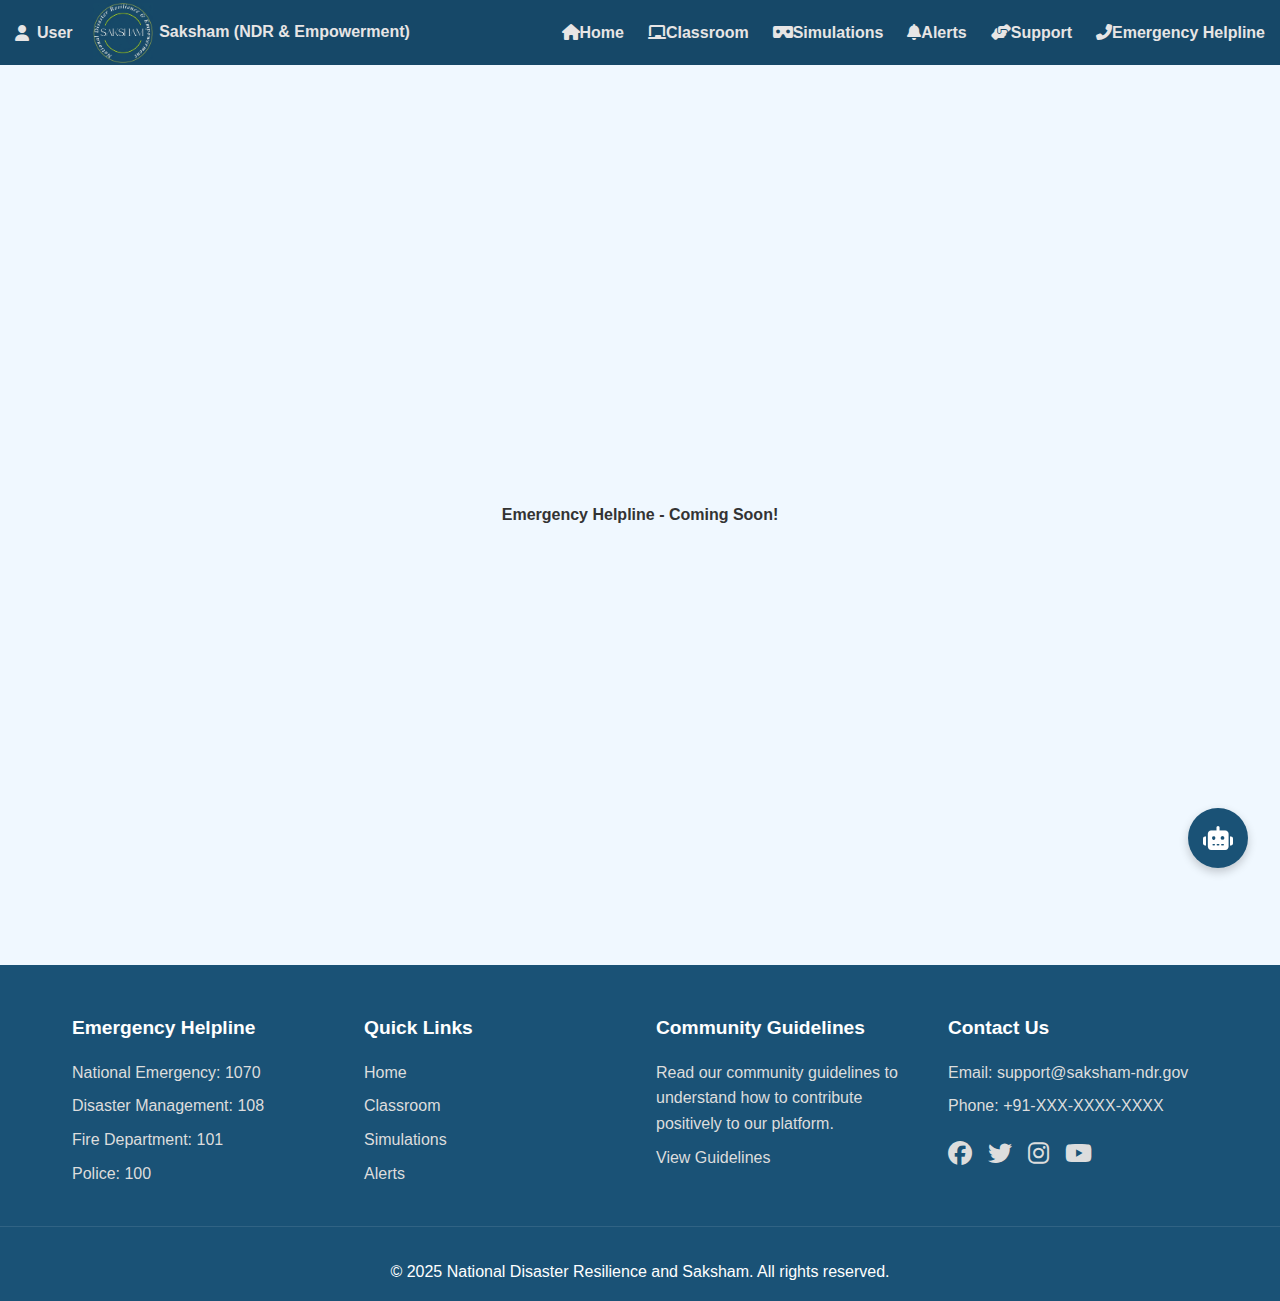
<file: emergency_helpline/emergency_Helpline.html>
<!DOCTYPE html>
<html lang="en">
<head>
    <meta charset="UTF-8">
    <meta name="viewport" content="width=device-width, initial-scale=1.0">
    <title>emergency Helpline</title>
    <link rel="stylesheet" href="emergency_Helpline.css">
    <link rel="stylesheet" href="/Home_page/temp.css">
    <link rel="stylesheet" href="https://cdnjs.cloudflare.com/ajax/libs/font-awesome/6.4.0/css/all.min.css">
</head>
<body>
    <!-- navbar -->
    <nav class="navbar">
        <div class="nav-container">
            <div class="nav-left">
                <a href="#" class="user-link" ><i class="fas fa-user"></i><b>User</b></a>
            </div>
            <div class="nav-center">
                <a href="/Home_page/index.html" class="logo"><img src="/sihAssets/Saksham_logo.jpg" alt="Saksham_logo" id="Saksham_logo"></a>
                <a href="/Home_page/index.html" ><p class="logo_text"><b>Saksham (NDR & Empowerment)</b></p></a>
            </div>
            <div class="nav-right">
                <a href="/Home_page/index.html"><i class="fas fa-home"></i>Home</a>
                <a href="#"><i class="fas fa-chalkboard"></i>Classroom</a>
                <a href="/simulations_page/simulations.html"><i class="fas fa-vr-cardboard"></i>Simulations</a>
                <a href="/alerts_page/alerts.html"><i class="fas fa-bell"></i>Alerts</a>
                <a href="#"><i class="fas fa-hands-helping"></i>Support</a>
                <a href="/emergency_helpline/emergency_Helpline.html"><i class="fas fa-phone-alt"></i>Emergency Helpline</a>
            </div>
            <div class="hamburger">
                <i class="fas fa-bars"></i>
            </div>
        </div>
    </nav>
    
    <div class="emergency_helpline_div">
        <p id="emergency_Helpline_text"><b>Emergency Helpline - Coming Soon!</b></p>
    </div>

    <!-- Chatbot -->
    <div class="chatbot-container">
        <div class="chatbot-header">
            <h3>Saksham Assistant</h3>
            <button class="chatbot-close"><i class="fas fa-times"></i></button>
        </div>
        <div class="chatbot-messages">
            <div class="message bot-message">
                <p>Hello! I'm Saksham Assistant. How can I help you with disaster preparedness today?</p>
            </div>
        </div>
        <div class="chatbot-input">
            <input type="text" placeholder="Type your message here...">
            <button><i class="fas fa-paper-plane"></i></button>
        </div>
    </div>
    <div class="chatbot-icon">
        <i class="fas fa-robot"></i>
    </div>

<!-- Footer -->
 <footer class="footer">
        <div class="footer-container">
            <div class="footer-section">
                <h3>Emergency Helpline</h3>
                <p>National Emergency: 1070</p>
                <p>Disaster Management: 108</p>
                <p>Fire Department: 101</p>
                <p>Police: 100</p>
            </div>
            <div class="footer-section">
                <h3>Quick Links</h3>
                <a href="/Home_page/index.html">Home</a>
                <a href="#">Classroom</a>
                <a href="/simulations_page/simulations.html">Simulations</a>
                <a href="#">Alerts</a>
            </div>
            <div class="footer-section">
                <h3>Community Guidelines</h3>
                <p>Read our community guidelines to understand how to contribute positively to our platform.</p>
                <a href="/community_guideline/community_guideline.html">View Guidelines</a>
            </div>
            <div class="footer-section">
                <h3>Contact Us</h3>
                <p>Email: support@saksham-ndr.gov</p>
                <p>Phone: +91-XXX-XXXX-XXXX</p>
                <div class="social-icons">
                    <a href="#"><i class="fab fa-facebook"></i></a>
                    <a href="#"><i class="fab fa-twitter"></i></a>
                    <a href="#"><i class="fab fa-instagram"></i></a>
                    <a href="#"><i class="fab fa-youtube"></i></a>
                </div>
            </div>
        </div>
        <div class="footer-bottom">
            <p>&copy; 2025 National Disaster Resilience and Saksham. All rights reserved.</p>
        </div>
    </footer>

    <script src="/Home_page/script.js"></script>
    <script src="/Home_page/chatbot.js"></script>
</body>
</html>
</file>
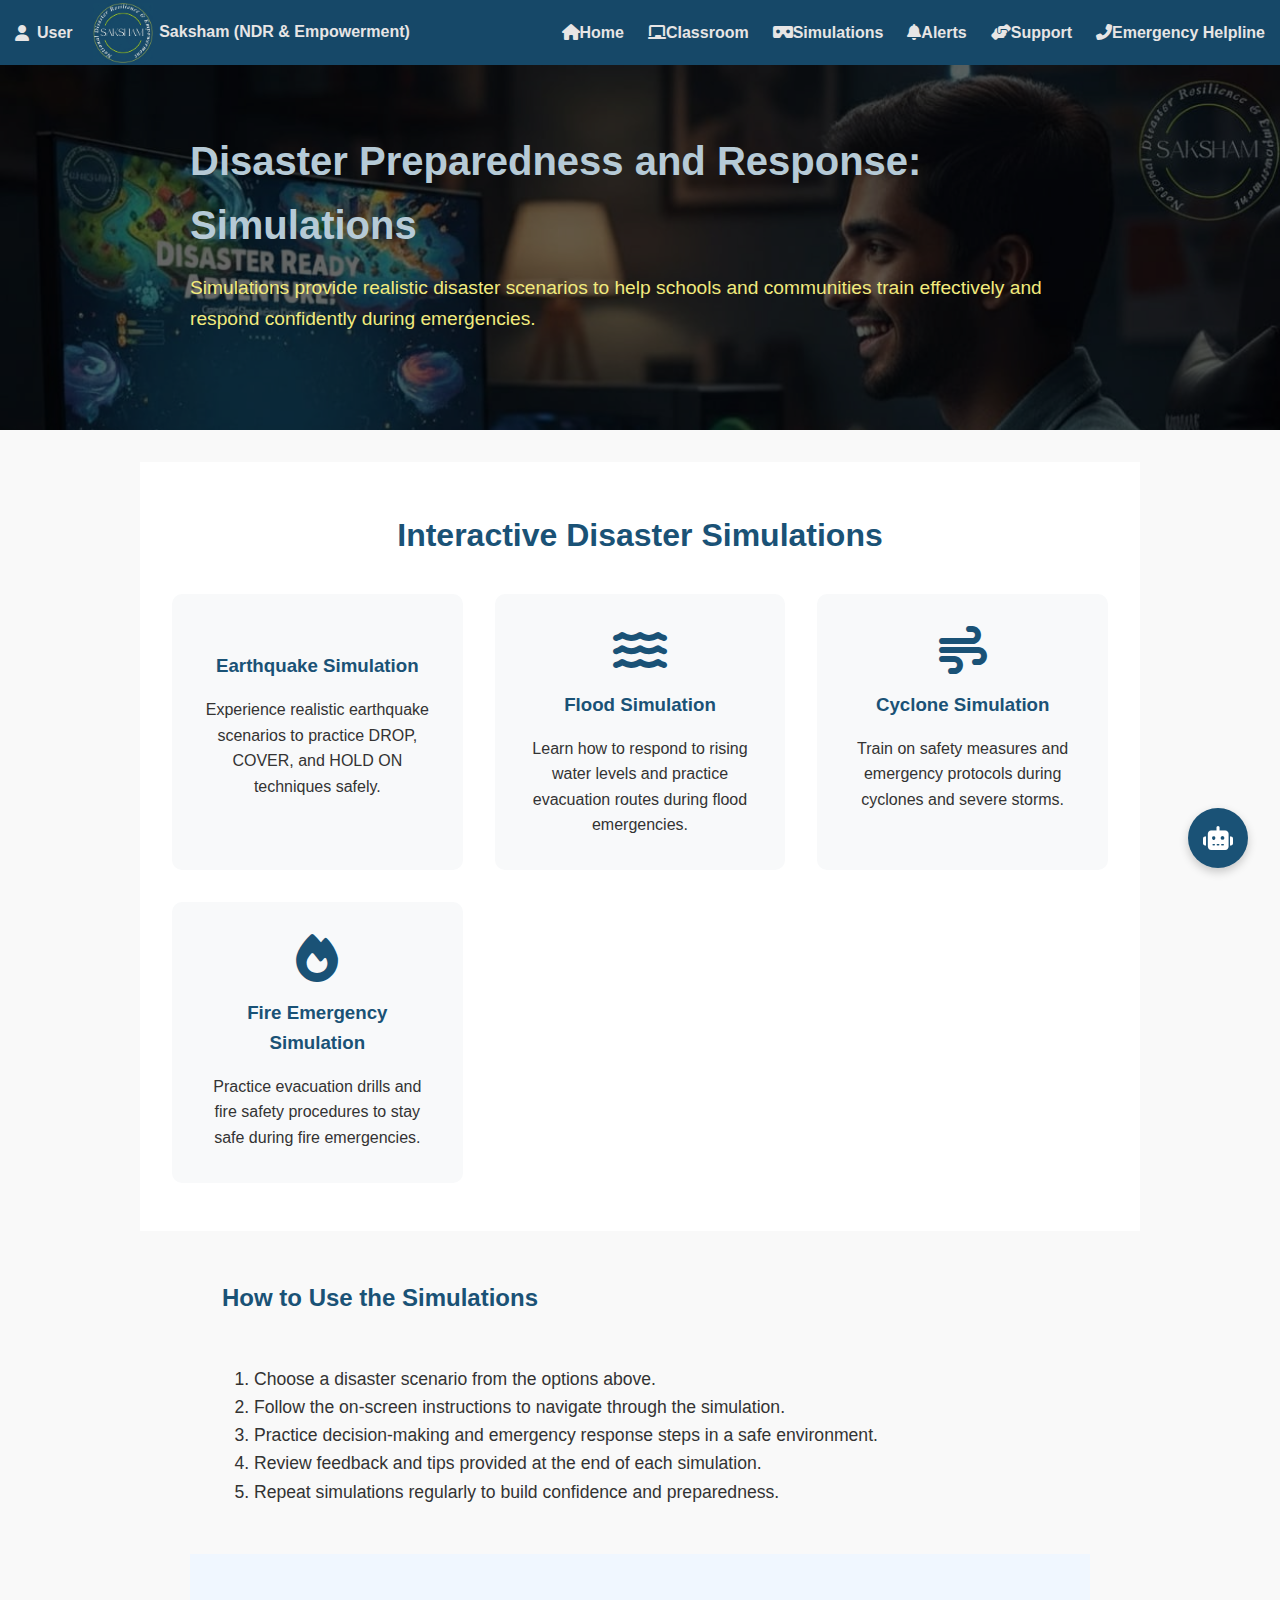
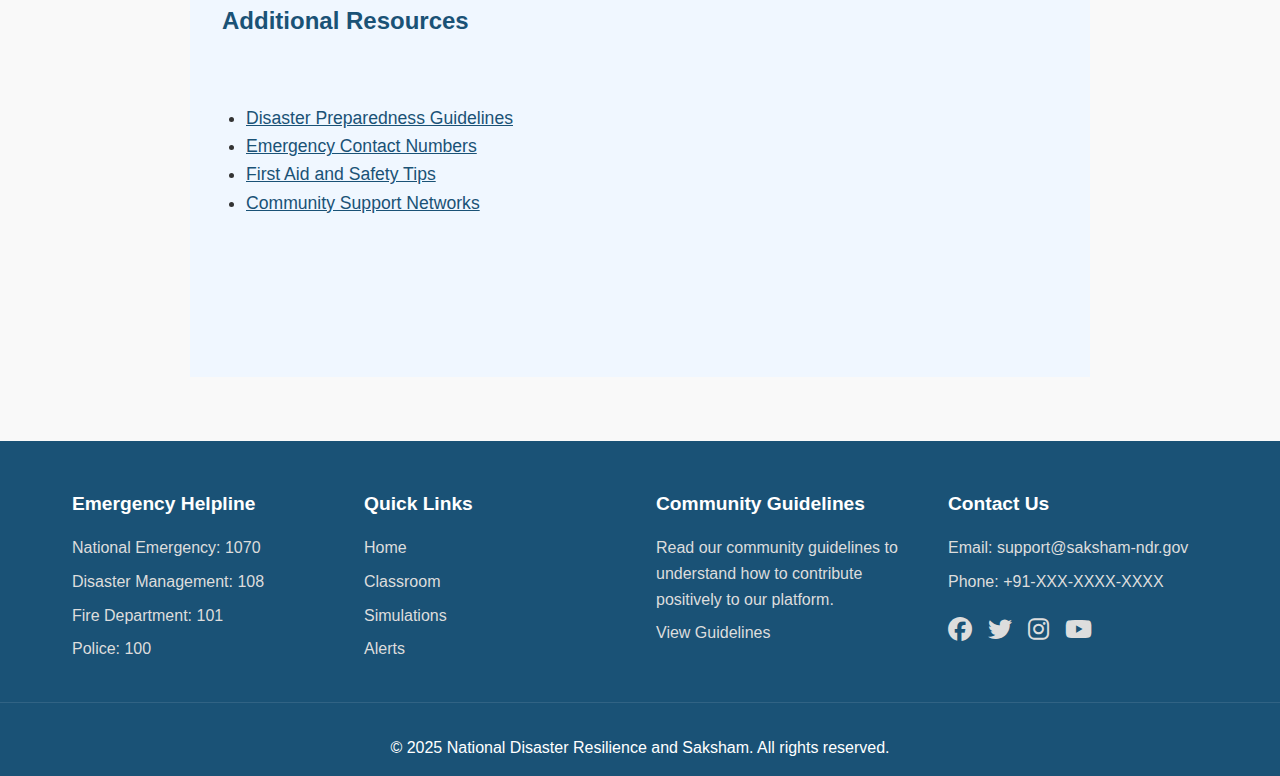
<file: simulations_page/simulations.html>
<!DOCTYPE html>
<html lang="en">
<head>
    <meta charset="UTF-8" />
    <meta name="viewport" content="width=device-width, initial-scale=1" />
    <title>Disaster Preparedness and Response: Simulations</title>
    <link rel="stylesheet" href="simulations.css" >
    <link rel="stylesheet" href="https://cdnjs.cloudflare.com/ajax/libs/font-awesome/6.4.0/css/all.min.css" />
</head>
<body>
    <!-- Navbar -->
    <nav class="navbar">
        <div class="nav-container">
            <div class="nav-left">
                <a href="#" class="user-link" ><i class="fas fa-user"></i><b>User</b></a>
            </div>
            <div class="nav-center">
                <a href="/index.html" class="logo"><img src="/sihAssets/Saksham_logo.jpg" alt="Saksham_logo" id="Saksham_logo"></a>
                <a href="/index.html" ><p class="logo_text"><b>Saksham (NDR & Empowerment)</b></p></a>
            </div>
            <div class="nav-right">
                <a href="/index.html"><i class="fas fa-home"></i>Home</a>
                <a href="#"><i class="fas fa-chalkboard"></i>Classroom</a>
                <a href="simulations.html"><i class="fas fa-vr-cardboard"></i>Simulations</a>
                <a href="/alerts_page/alerts.html"><i class="fas fa-bell"></i>Alerts</a>
                <a href="#"><i class="fas fa-hands-helping"></i>Support</a>
                <a href="/emergency_helpline/emergency_Helpline.html"><i class="fas fa-phone-alt"></i>Emergency Helpline</a>
            </div>
            <div class="hamburger">
                <i class="fas fa-bars"></i>
            </div>
        </div>
    </nav>

    <!-- Page Header -->
    <header class="header" style="padding: 4rem 2rem;">
        <div class="header-content" style="max-width: 900px; margin: 0 auto; text-align: left;">
            <h1 class="animated-title" style="font-size: 2.5rem; margin-bottom: 1rem; color: #b6cad6;">
                Disaster Preparedness and Response: Simulations
            </h1>
            <p style="font-size: 1.2rem; color: #f1ea7d; margin-bottom: 2rem;">
                Simulations provide realistic disaster scenarios to help schools and communities train effectively and respond confidently during emergencies.
            </p>
        </div>
    </header>

    <!-- Simulations Content Section -->
    <section class="features" style="background-color: #fff; padding: 3rem 2rem;">
        <h2 style="text-align: center; color: #1a5276; margin-bottom: 2rem;">Interactive Disaster Simulations</h2>
        <div class="features-container" style="max-width: 1000px; margin: 0 auto; display: grid; grid-template-columns: repeat(auto-fit, minmax(280px, 1fr)); gap: 2rem;">
            <div class="feature-card" style="background-color: #f8f9fa; padding: 2rem; border-radius: 10px; text-align: center;">
                <i class="fas fa-earthquake" style="font-size: 3rem; color: #1a5276; margin-bottom: 1rem;"></i>
                <h3>Earthquake Simulation</h3>
                <p>Experience realistic earthquake scenarios to practice DROP, COVER, and HOLD ON techniques safely.</p>
            </div>
            <div class="feature-card" style="background-color: #f8f9fa; padding: 2rem; border-radius: 10px; text-align: center;">
                <i class="fas fa-water" style="font-size: 3rem; color: #1a5276; margin-bottom: 1rem;"></i>
                <h3>Flood Simulation</h3>
                <p>Learn how to respond to rising water levels and practice evacuation routes during flood emergencies.</p>
            </div>
            <div class="feature-card" style="background-color: #f8f9fa; padding: 2rem; border-radius: 10px; text-align: center;">
                <i class="fas fa-wind" style="font-size: 3rem; color: #1a5276; margin-bottom: 1rem;"></i>
                <h3>Cyclone Simulation</h3>
                <p>Train on safety measures and emergency protocols during cyclones and severe storms.</p>
            </div>
            <div class="feature-card" style="background-color: #f8f9fa; padding: 2rem; border-radius: 10px; text-align: center;">
                <i class="fas fa-fire" style="font-size: 3rem; color: #1a5276; margin-bottom: 1rem;"></i>
                <h3>Fire Emergency Simulation</h3>
                <p>Practice evacuation drills and fire safety procedures to stay safe during fire emergencies.</p>
            </div>
        </div>
    </section>

    <!-- How to Use Section -->
    <section style="max-width: 900px; margin: 3rem auto; padding: 0 2rem; color: #333;">
        <h2 style="color: #1a5276; margin-bottom: 1rem;">How to Use the Simulations</h2>
        <ol style="font-size: 1.1rem; line-height: 1.6;">
            <li>Choose a disaster scenario from the options above.</li>
            <li>Follow the on-screen instructions to navigate through the simulation.</li>
            <li>Practice decision-making and emergency response steps in a safe environment.</li>
            <li>Review feedback and tips provided at the end of each simulation.</li>
            <li>Repeat simulations regularly to build confidence and preparedness.</li>
        </ol>
    </section>

    <!-- Additional Resources -->
    <section style="background-color: #f0f7ff; padding: 3rem 2rem; max-width: 900px; margin: 0 auto 4rem auto; color: #333;">
        <h2 style="color: #1a5276; margin-bottom: 1rem;">Additional Resources</h2>
        <ul style="font-size: 1.1rem; line-height: 1.6; list-style-type: disc; padding-left: 1.5rem;">
            <li><a href="#" style="color: #1a5276; text-decoration: underline;">Disaster Preparedness Guidelines</a></li>
            <li><a href="#" style="color: #1a5276; text-decoration: underline;">Emergency Contact Numbers</a></li>
            <li><a href="#" style="color: #1a5276; text-decoration: underline;">First Aid and Safety Tips</a></li>
            <li><a href="#" style="color: #1a5276; text-decoration: underline;">Community Support Networks</a></li>
        </ul>
    </section>

    <!-- Chatbot -->
    <div class="chatbot-container">
        <div class="chatbot-header">
            <h3>Saksham Assistant</h3>
            <button class="chatbot-close"><i class="fas fa-times"></i></button>
        </div>
        <div class="chatbot-messages">
            <div class="message bot-message">
                <p>Hello! I'm Saksham Assistant. How can I help you with disaster preparedness today?</p>
            </div>
        </div>
        <div class="chatbot-input">
            <input type="text" placeholder="Type your message here...">
            <button><i class="fas fa-paper-plane"></i></button>
        </div>
    </div>
    <div class="chatbot-icon">
        <i class="fas fa-robot"></i>
    </div>

    <!-- Footer -->
    <footer class="footer">
        <div class="footer-container">
            <div class="footer-section">
                <h3>Emergency Helpline</h3>
                <p>National Emergency: 1070</p>
                <p>Disaster Management: 108</p>
                <p>Fire Department: 101</p>
                <p>Police: 100</p>
            </div>
            <div class="footer-section">
                <h3>Quick Links</h3>
                <a href="/index.html">Home</a>
                <a href="#">Classroom</a>
                <a href="simulations.html" class="active">Simulations</a>
                <a href="#">Alerts</a>
            </div>
            <div class="footer-section">
                <h3>Community Guidelines</h3>
                <p>Read our community guidelines to understand how to contribute positively to our platform.</p>
                <a href="/community_guideline/community_guideline.html">View Guidelines</a>
            </div>
            <div class="footer-section">
                <h3>Contact Us</h3>
                <p>Email: support@saksham-ndr.gov</p>
                <p>Phone: +91-XXX-XXXX-XXXX</p>
                <div class="social-icons">
                    <a href="#"><i class="fab fa-facebook"></i></a>
                    <a href="#"><i class="fab fa-twitter"></i></a>
                    <a href="#"><i class="fab fa-instagram"></i></a>
                    <a href="#"><i class="fab fa-youtube"></i></a>
                </div>
            </div>
        </div>
        <div class="footer-bottom">
            <p>&copy; 2025 National Disaster Resilience and Saksham. All rights reserved.</p>
        </div>
    </footer>

    <script src="/script.js"></script>
    <script src="/chatbot.js"></script>
</body>
</html>
</file>
<file: emergency_Helpline.css>
#emergency_helpline_text{
color: rgb(190, 2, 2);
font-size: large;
}

.emergency_helpline_div{
    background-color: aliceblue;
    height: 100vh;
    width: 100vw;
    display: flex;
    flex-wrap: wrap;
    justify-content: center;
    align-items: center;
}
</file>
<file: emergency_helpline/emergency_Helpline.css>
#emergency_helpline_text{
color: rgb(190, 2, 2);
font-size: large;
}

.emergency_helpline_div{
    background-color: aliceblue;
    height: 100vh;
    width: 100vw;
    display: flex;
    flex-wrap: wrap;
    justify-content: center;
    align-items: center;
}
</file>
<file: simulations_page/simulations.css>
* {
    margin: 0;
    padding: 0;
    box-sizing: border-box;
    font-family: 'Segoe UI', Tahoma, Geneva, Verdana, sans-serif;
}

body {
    line-height: 1.6;
    color: #333;
    background-color: #f9f9f9;
}

a {
    text-decoration: none;
    color: inherit;
}

/* Navbar Styles */
.navbar {
    background-color: #164868;
    color: rgb(231, 229, 229);
    top: 0;
    z-index: 1000;
    box-shadow: 0 2px 10px rgba(0, 0, 0, 0.1);
}

.nav-container {
    height: 65px;
    margin: 0;
    padding: 0;
    display: flex;
    flex-wrap: wrap; 
    align-items: center;
    justify-content: space-between;
}



.nav-left {
    margin-left: 15px;
    display: flex;
}

.nav-center {
    height: 60px;
    margin-left: 20px;
    flex: 1 1 auto;
    display: inline-block;
    display: flex;
    justify-content: flex-start;

}

.logo_text{
    margin-top:1em;
    margin-left:0.4em;
}

#Saksham_logo {
    padding: 0;
    margin: 0;
    height: 60px;
}

.nav-right {
    display: flex;
    justify-content: flex-end;
    font-weight: lighter;
    margin-right: 15px;
    gap: 1.5rem;
    flex-wrap: wrap;
}

.nav-right a {
    font-weight: bold;
    transition: color 0.3s;
    white-space: nowrap;
}

.nav-right a:focus,.nav-left a:focus {
    color: #e6b800;
    font-size: 17px;
    transition-property: all;
    transition: 0.5s;
}

.logo {
    display: inline-block;
    font-size: 1.5rem;
    font-weight: bold;
    color: white;
    height: 60px;
}

.user-link {
    display: flex;
    align-items: center;
    gap: 0.5rem;
}

.hamburger {
    display: none;
    font-size: 1.5rem;
    cursor: pointer;
}

/* Header Styles */
.header {
    background: linear-gradient(rgba(0, 0, 0, 0.6), rgba(0, 0, 0, 0.6)),
        url('/sihAssets/simulation_Bnner_pic.jpg') no-repeat ;
    background-size: cover;
    color: white;
    padding: 4rem 2rem;
    text-align: left;
    max-width: 100vw;
    margin: 0 auto;
}

.header-content {
    max-width: 100%;
}

.animated-title {
    font-size: 2.5rem;
    margin-bottom: 1rem;
    color: #457a9b;
    animation: fadeInUp 1.5s ease;
}

.highlight {
    color: #ffcc00;
}

@keyframes fadeInUp {
    from {
        opacity: 0;
        transform: translateY(20px);
    }

    to {
        opacity: 1;
        transform: translateY(0);
    }
}

.header-content p {
    font-size: 1.2rem;
    margin-bottom: 2rem;
    color: #af9e9e;
}

/* Features Section */
.features {
    background-color: #fff;
    padding: 3rem 2rem;
    max-width: 1000px;
    margin: 2rem auto;
}

.features h2 {
    text-align: center;
    color: #1a5276;
    margin-bottom: 2rem;
    font-size: 2rem;
}

.features-container {
    display: grid;
    grid-template-columns: repeat(auto-fit, minmax(280px, 1fr));
    gap: 2rem;
}

.feature-card {
    background-color: #f8f9fa;
    padding: 2rem;
    border-radius: 10px;
    text-align: center;
    transition: transform 0.3s, box-shadow 0.3s;
}

.feature-card:hover {
    transform: translateY(-5px);
    box-shadow: 0 10px 20px rgba(0, 0, 0, 0.1);
}

.feature-card i {
    font-size: 3rem;
    color: #1a5276;
    margin-bottom: 1rem;
}

.feature-card h3 {
    margin-bottom: 1rem;
    color: #1a5276;
}

.feature-card p {
    color: #333;
}

/* How to Use Section */
section ol {
    max-width: 900px;
    margin: 3rem auto;
    padding: 0 2rem;
    color: #333;
    font-size: 1.1rem;
    line-height: 1.6;
}

/* Additional Resources Section */
section ul {
    background-color: #f0f7ff;
    max-width: 900px;
    margin: 0 auto 4rem auto;
    padding: 3rem 2rem;
    color: #333;
    font-size: 1.1rem;
    line-height: 1.6;
    list-style-type: disc;
    padding-left: 1.5rem;
}

section ul li a {
    color: #1a5276;
    text-decoration: underline;
}

/* Chatbot Styles */
.chatbot-icon {
    position: fixed;
    bottom: 2rem;
    right: 2rem;
    width: 60px;
    height: 60px;
    background-color: #1a5276;
    border-radius: 50%;
    display: flex;
    justify-content: center;
    align-items: center;
    color: white;
    font-size: 1.5rem;
    cursor: pointer;
    box-shadow: 0 4px 10px rgba(0, 0, 0, 0.2);
    z-index: 1000;
}

.chatbot-container {
    position: fixed;
    bottom: 80px;
    right: 20px;
    width: 350px;
    height: 450px;
    background-color: white;
    border-radius: 10px;
    box-shadow: 0 5px 15px rgba(0, 0, 0, 0.2);
    display: flex;
    flex-direction: column;
    z-index: 1000;
    display: none;
}

.chatbot-header {
    background-color: #1a5276;
    color: white;
    padding: 1rem;
    border-top-left-radius: 10px;
    border-top-right-radius: 10px;
    display: flex;
    justify-content: space-between;
    align-items: center;
}

.chatbot-close {
    background: none;
    border: none;
    color: white;
    cursor: pointer;
    font-size: 1.2rem;
}

.chatbot-messages {
    flex: 1;
    padding: 1rem;
    overflow-y: auto;
}

.message {
    margin-bottom: 1rem;
    padding: 0.8rem;
    border-radius: 8px;
    max-width: 80%;
}

.bot-message {
    background-color: #f0f7ff;
    align-self: flex-start;
}

.user-message {
    background-color: #e1ffc7;
    align-self: flex-end;
    margin-left: auto;
}

.chatbot-input {
    display: flex;
    padding: 1rem;
    border-top: 1px solid #eee;
}

.chatbot-input input {
    flex: 1;
    padding: 0.8rem;
    border: 1px solid #ddd;
    border-radius: 20px;
    margin-right: 0.5rem;
}

.chatbot-input button {
    background-color: #1a5276;
    color: white;
    border: none;
    border-radius: 50%;
    width: 40px;
    height: 40px;
    cursor: pointer;
}

/* Footer Styles */
.footer {
    background-color: #1a5276;
    color: white;
    padding: 3rem 0 1rem;
}

.footer-container {
    display: grid;
    grid-template-columns: repeat(auto-fit, minmax(250px, 1fr));
    gap: 2rem;
    max-width: 1200px;
    margin: 0 auto;
    padding: 0 2rem;
}

.footer-section h3 {
    margin-bottom: 1rem;
    font-size: 1.2rem;
}

.footer-section p,
.footer-section a {
    margin-bottom: 0.5rem;
    display: block;
    color: #ddd;
}

.footer-section a:hover {
    color: #ffcc00;
}

.social-icons {
    display: flex;
    gap: 1rem;
    margin-top: 1rem;
}

.social-icons a {
    font-size: 1.5rem;
}

.footer-bottom {
    text-align: center;
    padding-top: 2rem;
    margin-top: 2rem;
    border-top: 1px solid rgba(255, 255, 255, 0.1);
}

/* Responsive Design */
@media (max-width: 1024px) {
    .nav-right {
        margin-left: 0;
        justify-content: flex-end;
        gap: 1rem;
    }

    .nav-center {
        margin-left: 10px;
    }
}

@media (max-width: 768px) {
    .nav-right {
        display: none;
    }

    .hamburger {
        display: block;
    }

    .animated-title {
        font-size: 2rem;
    }

    .header {
        padding: 3rem 1rem;
        border-radius: 0;
        text-align: center;
    }

    .header-content p {
        font-size: 1rem;
    }

    .features {
        padding: 2rem 1rem;
        margin: 1rem;
    }

    section ol,
    section ul {
        padding: 0 1rem;
        margin: 2rem 0;
    }
}

@media (max-width: 480px) {
    .nav-container {
        padding: 0 1rem;
    }

    .features-container {
        grid-template-columns: 1fr;
    }

    section ol,
    section ul {
        font-size: 1rem;
        padding-left: 1rem;
    }
}
</file>
<file: temp.css>
/* Reset and Base Styles */
* {
    margin: 0;
    padding: 0;
    box-sizing: border-box;
    font-family: 'Segoe UI', Tahoma, Geneva, Verdana, sans-serif;
}

body {
    line-height: 1.6;
    color: #333;
    background-color: #f9f9f9;
}

a {
    text-decoration: none;
    color: inherit;
}

/* Navbar Styles */
.navbar {
    background-color: #164868;
    color: rgb(231, 229, 229);
    top: 0;
    z-index: 1000;
    box-shadow: 0 2px 10px rgba(0, 0, 0, 0.1);
}

.nav-container {
    height: 65px;
    margin: 0;
    padding: 0;
    display: flex;
    flex-wrap: wrap; 
    align-items: center;
    justify-content: space-between;
}



.nav-left {
    margin-left: 15px;
    display: flex;
}

.nav-center {
    height: 60px;
    margin-left: 20px;
    flex: 1 1 auto;
    display: inline-block;
    display: flex;
    justify-content: flex-start;

}

.logo_text{
    margin-top:1em;
    margin-left:0.4em;
}

#Saksham_logo {
    padding: 0;
    margin: 0;
    height: 60px;
}

.nav-right {
    display: flex;
    justify-content: flex-end;
    font-weight: lighter;
    margin-right: 15px;
    gap: 1.5rem;
    flex-wrap: wrap;
}

.nav-right a {
    font-weight: bold;
    transition: color 0.3s;
    white-space: nowrap;
}

.nav-right a:focus,.nav-left a:focus {
    color: #e6b800;
    font-size: 17px;
    transition-property: all;
    transition: 0.5s;
}

.logo {
    display: inline-block;
    font-size: 1.5rem;
    font-weight: bold;
    color: white;
    height: 60px;
}

.user-link {
    display: flex;
    align-items: center;
    gap: 0.5rem;
}

.hamburger {
    display: none;
    font-size: 1.5rem;
    cursor: pointer;
}

/* Header Styles */
.header {
    background: linear-gradient(rgba(0, 0, 0, 0.6), rgba(0, 0, 0, 0.6)),
        url('https://images.unsplash.com/photo-1593113630400-ea4288922497?ixlib=rb-4.0.3&ixid=M3wxMjA3fDB8MHxwaG90by1wYWdlfHx8fGVufDB8fHx8fA%3D%3D&auto=format&fit=crop&w=1770&q=80')
        no-repeat center center/cover;
    color: white;
    padding: 6rem 2rem;
    text-align: center;
}

.header-content {
    max-width: 800px;
    margin: 0 auto;
}

.animated-title {
    font-size: 3rem;
    margin-bottom: 1rem;
    animation: fadeInUp 1.5s ease;
}

.highlight {
    color: #ffcc00;
}

@keyframes fadeInUp {
    from {
        opacity: 0;
        transform: translateY(20px);
    }

    to {
        opacity: 1;
        transform: translateY(0);
    }
}

.header-content p {
    font-size: 1.2rem;
    margin-bottom: 2rem;
}

.header-buttons {
    display: flex;
    justify-content: center;
    gap: 1rem;
}

.btn {
    padding: 0.8rem 1.5rem;
    border-radius: 5px;
    font-weight: 600;
    transition: all 0.3s;
    cursor: pointer;
}

.btn-primary {
    background-color: #ffcc00;
    color: #333;
}

.btn-primary:hover {
    background-color: #e6b800;
}

.btn-secondary {
    background-color: transparent;
    color: white;
    border: 2px solid white;
}

.btn-secondary:hover {
    background-color: white;
    color: #333;
}

/* Features Section */
.features {
    padding: 5rem 2rem;
    background-color: white;
}

.features h2 {
    text-align: center;
    margin-bottom: 3rem;
    font-size: 2.5rem;
    color: #1a5276;
}

.features-container {
    display: grid;
    grid-template-columns: repeat(auto-fit, minmax(250px, 1fr));
    gap: 2rem;
    max-width: 1200px;
    margin: 0 auto;
}

.feature-card {
    background-color: #f8f9fa;
    padding: 2rem;
    border-radius: 10px;
    text-align: center;
    transition: transform 0.3s, box-shadow 0.3s;
}

.feature-card:hover {
    transform: translateY(-5px);
    box-shadow: 0 10px 20px rgba(0, 0, 0, 0.1);
}

.feature-card i {
    font-size: 3rem;
    color: #1a5276;
    margin-bottom: 1rem;
}

.feature-card h3 {
    margin-bottom: 1rem;
    color: #1a5276;
}

/* Alerts Section */
.alerts {
    padding: 5rem 2rem;
    background-color: #f0f7ff;
}

.alerts h2 {
    text-align: center;
    margin-bottom: 3rem;
    font-size: 2.5rem;
    color: #1a5276;
}

.alert-container {
    max-width: 800px;
    margin: 0 auto;
}

.alert-item {
    background-color: white;
    padding: 1.5rem;
    border-radius: 8px;
    margin-bottom: 1rem;
    display: flex;
    justify-content: space-between;
    align-items: center;
    box-shadow: 0 4px 6px rgba(0, 0, 0, 0.1);
}

.alert-badge {
    padding: 0.3rem 0.8rem;
    border-radius: 20px;
    font-size: 0.8rem;
    font-weight: bold;
    color: white;
    white-space: nowrap;
}

.alert-badge.urgent {
    background-color: #e74c3c;
}

.alert-badge.warning {
    background-color: #f39c12;
}

.alert-badge.info {
    background-color: #3498db;
}

.alert-time {
    color: #7f8c8d;
    font-size: 0.9rem;
    white-space: nowrap;
}

/* Chatbot Styles */
.chatbot-icon {
    position: fixed;
    bottom: 2rem;
    right: 2rem;
    width: 60px;
    height: 60px;
    background-color: #1a5276;
    border-radius: 50%;
    display: flex;
    justify-content: center;
    align-items: center;
    color: white;
    font-size: 1.5rem;
    cursor: pointer;
    box-shadow: 0 4px 10px rgba(0, 0, 0, 0.2);
    z-index: 1000;
}

.chatbot-container {
    position: fixed;
    bottom: 80px;
    right: 20px;
    width: 350px;
    height: 450px;
    background-color: white;
    border-radius: 10px;
    box-shadow: 0 5px 15px rgba(0, 0, 0, 0.2);
    display: flex;
    flex-direction: column;
    z-index: 1000;
    display: none;
}

.chatbot-header {
    background-color: #1a5276;
    color: white;
    padding: 1rem;
    border-top-left-radius: 10px;
    border-top-right-radius: 10px;
    display: flex;
    justify-content: space-between;
    align-items: center;
}

.chatbot-close {
    background: none;
    border: none;
    color: white;
    cursor: pointer;
    font-size: 1.2rem;
}

.chatbot-messages {
    flex: 1;
    padding: 1rem;
    overflow-y: auto;
}

.message {
    margin-bottom: 1rem;
    padding: 0.8rem;
    border-radius: 8px;
    max-width: 80%;
}

.bot-message {
    background-color: #f0f7ff;
    align-self: flex-start;
}

.user-message {
    background-color: #e1ffc7;
    align-self: flex-end;
    margin-left: auto;
}

.chatbot-input {
    display: flex;
    padding: 1rem;
    border-top: 1px solid #eee;
}

.chatbot-input input {
    flex: 1;
    padding: 0.8rem;
    border: 1px solid #ddd;
    border-radius: 20px;
    margin-right: 0.5rem;
}

.chatbot-input button {
    background-color: #1a5276;
    color: white;
    border: none;
    border-radius: 50%;
    width: 40px;
    height: 40px;
    cursor: pointer;
}

/* Footer Styles */
.footer {
    background-color: #1a5276;
    color: white;
    padding: 3rem 0 1rem;
}

.footer-container {
    display: grid;
    grid-template-columns: repeat(auto-fit, minmax(250px, 1fr));
    gap: 2rem;
    max-width: 1200px;
    margin: 0 auto;
    padding: 0 2rem;
}

.footer-section h3 {
    margin-bottom: 1rem;
    font-size: 1.2rem;
}

.footer-section p,
.footer-section a {
    margin-bottom: 0.5rem;
    display: block;
    color: #ddd;
}

.footer-section a:hover {
    color: #ffcc00;
}

.social-icons {
    display: flex;
    gap: 1rem;
    margin-top: 1rem;
}

.social-icons a {
    font-size: 1.5rem;
}

.footer-bottom {
    text-align: center;
    padding-top: 2rem;
    margin-top: 2rem;
    border-top: 1px solid rgba(255, 255, 255, 0.1);
}

/* Responsive Design */
@media (max-width: 1024px) {
    .nav-right {
        margin-left: 0;
        justify-content: flex-end;
        gap: 1rem;
    }

    .nav-center {
        margin-left: 10px;
    }
}

@media (max-width: 768px) {
    .nav-right {
        display: none;
    }

    .hamburger {
        display: block;
    }

    .animated-title {
        font-size: 2rem;
    }

    .header-buttons {
        flex-direction: column;
        align-items: center;
        gap: 0.75rem;
    }

    .alert-item {
        flex-direction: column;
        align-items: flex-start;
        gap: 0.5rem;
    }

    .chatbot-container {
        width: 300px;
        height: 400px;
        right: 10px;
        bottom: 70px;
    }

    .nav-container {
        justify-content: space-between;
    }
}

@media (max-width: 480px) {
    .nav-container {
        padding: 0 1rem;
    }

    .header {
        padding: 4rem 1rem;
    }

    .features,
    .alerts {
        padding: 3rem 1rem;
    }

    .footer-container {
        grid-template-columns: 1fr;
        padding: 0 1rem;
    }

    .alert-item {
        padding: 1rem;
    }

    .header-content p {
        font-size: 1rem;
    }

    .btn {
        width: 100%;
        text-align: center;
    }

    .header-buttons {
        gap: 0.5rem;
    }
}
</file>
<file: alerts_page/alerts.css>
/* Reset and Base Styles */
* {
    margin: 0;
    padding: 0;
    box-sizing: border-box;
    font-family: 'Segoe UI', Tahoma, Geneva, Verdana, sans-serif;
}

body {
    line-height: 1.6;
    color: #333;
    background-color: #f9f9f9;
}

a {
    text-decoration: none;
    color: inherit;
}

/* Navbar Styles */
.navbar {
    background-color: #164868;
    color: rgb(231, 229, 229);
    top: 0;
    z-index: 1000;
    box-shadow: 0 2px 10px rgba(0, 0, 0, 0.1);
}

.nav-container {
    height: 65px;
    margin: 0;
    padding: 0;
    display: flex;
    flex-wrap: wrap; 
    align-items: center;
    justify-content: space-between;
}



.nav-left {
    margin-left: 15px;
    display: flex;
}

.nav-center {
    height: 60px;
    margin-left: 20px;
    flex: 1 1 auto;
    display: inline-block;
    display: flex;
    justify-content: flex-start;

}

.logo_text{
    margin-top:1em;
    margin-left:0.4em;
}

#Saksham_logo {
    padding: 0;
    margin: 0;
    height: 60px;
}

.nav-right {
    display: flex;
    justify-content: flex-end;
    font-weight: lighter;
    margin-right: 15px;
    gap: 1.5rem;
    flex-wrap: wrap;
}

.nav-right a {
    font-weight: bold;
    transition: color 0.3s;
    white-space: nowrap;
}

.nav-right a:focus,.nav-left a:focus {
    color: #e6b800;
    font-size: 17px;
    transition-property: all;
    transition: 0.5s;
}

.logo {
    display: inline-block;
    font-size: 1.5rem;
    font-weight: bold;
    color: white;
    height: 60px;
}

.user-link {
    display: flex;
    align-items: center;
    gap: 0.5rem;
}

.hamburger {
    display: none;
    font-size: 1.5rem;
    cursor: pointer;
}

/* Header Styles */
.header {
    background: linear-gradient(rgba(0, 0, 0, 0.6), rgba(0, 0, 0, 0.6)),
        url('/sihAssets/Alerts_Banner_pic.jpg') no-repeat ;
    background-size: cover;
    color: white;
    padding: 4rem 2rem;
    text-align: left;
    max-width: 100vw;
    margin: 0 auto;
}

.animated-title {
    font-size: 2.5rem;
    margin-bottom: 1rem;
    color: #1a5276;
    animation: fadeInUp 1.5s ease;
}

@keyframes fadeInUp {
    from {
        opacity: 0;
        transform: translateY(20px);
    }

    to {
        opacity: 1;
        transform: translateY(0);
    }
}

.header-content p {
    font-size: 1.2rem;
    margin-bottom: 2rem;
    color: #333;
}

/* Alerts Section */
.alerts {
    padding: 3rem 2rem;
    background-color: #f0f7ff;
}

.alerts h2 {
    text-align: center;
    color: #1a5276;
    margin-bottom: 2rem;
    font-size: 2rem;
}

.alert-container {
    max-width: 800px;
    margin: 0 auto;
}

.alert-item {
    background-color: white;
    padding: 1.5rem;
    border-radius: 8px;
    margin-bottom: 1rem;
    display: flex;
    justify-content: space-between;
    align-items: center;
    box-shadow: 0 4px 6px rgba(0, 0, 0, 0.1);
}

.alert-badge {
    padding: 0.3rem 0.8rem;
    border-radius: 20px;
    font-size: 0.8rem;
    font-weight: bold;
    color: white;
    white-space: nowrap;
}

.alert-badge.urgent {
    background-color: #e74c3c;
}

.alert-badge.warning {
    background-color: #f39c12;
}

.alert-badge.info {
    background-color: #3498db;
}

.alert-item p {
    flex: 1;
    margin: 0 1rem;
    color: #333;
}

.alert-time {
    color: #7f8c8d;
    font-size: 0.9rem;
    white-space: nowrap;
}

/* Chatbot Styles */
.chatbot-icon {
    position: fixed;
    bottom: 2rem;
    right: 2rem;
    width: 60px;
    height: 60px;
    background-color: #1a5276;
    border-radius: 50%;
    display: flex;
    justify-content: center;
    align-items: center;
    color: white;
    font-size: 1.5rem;
    cursor: pointer;
    box-shadow: 0 4px 10px rgba(0, 0, 0, 0.2);
    z-index: 1000;
}

.chatbot-container {
    position: fixed;
    bottom: 80px;
    right: 20px;
    width: 350px;
    height: 450px;
    background-color: white;
    border-radius: 10px;
    box-shadow: 0 5px 15px rgba(0, 0, 0, 0.2);
    display: flex;
    flex-direction: column;
    z-index: 1000;
    display: none;
}

.chatbot-header {
    background-color: #1a5276;
    color: white;
    padding: 1rem;
    border-top-left-radius: 10px;
    border-top-right-radius: 10px;
    display: flex;
    justify-content: space-between;
    align-items: center;
}

.chatbot-close {
    background: none;
    border: none;
    color: white;
    cursor: pointer;
    font-size: 1.2rem;
}

.chatbot-messages {
    flex: 1;
    padding: 1rem;
    overflow-y: auto;
}

.message {
    margin-bottom: 1rem;
    padding: 0.8rem;
    border-radius: 8px;
    max-width: 80%;
}

.bot-message {
    background-color: #f0f7ff;
    align-self: flex-start;
}

.user-message {
    background-color: #e1ffc7;
    align-self: flex-end;
    margin-left: auto;
}

.chatbot-input {
    display: flex;
    padding: 1rem;
    border-top: 1px solid #eee;
}

.chatbot-input input {
    flex: 1;
    padding: 0.8rem;
    border: 1px solid #ddd;
    border-radius: 20px;
    margin-right: 0.5rem;
}

.chatbot-input button {
    background-color: #1a5276;
    color: white;
    border: none;
    border-radius: 50%;
    width: 40px;
    height: 40px;
    cursor: pointer;
}

/* Footer Styles */
.footer {
    background-color: #1a5276;
    color: white;
    padding: 3rem 0 1rem;
}

.footer-container {
    display: grid;
    grid-template-columns: repeat(auto-fit, minmax(250px, 1fr));
    gap: 2rem;
    max-width: 1200px;
    margin: 0 auto;
    padding: 0 2rem;
}

.footer-section h3 {
    margin-bottom: 1rem;
    font-size: 1.2rem;
}

.footer-section p,
.footer-section a {
    margin-bottom: 0.5rem;
    display: block;
    color: #ddd;
}

.footer-section a:hover {
    color: #ffcc00;
}

.social-icons {
    display: flex;
    gap: 1rem;
    margin-top: 1rem;
}

.social-icons a {
    font-size: 1.5rem;
}

.footer-bottom {
    text-align: center;
    padding-top: 2rem;
    margin-top: 2rem;
    border-top: 1px solid rgba(255, 255, 255, 0.1);
}

/* Responsive Design */
@media (max-width: 1024px) {
    .nav-right {
        margin-left: 0;
        justify-content: flex-end;
        gap: 1rem;
    }

    .nav-center {
        margin-left: 10px;
    }
}

@media (max-width: 768px) {
    .nav-right {
        display: none;
    }

    .hamburger {
        display: block;
    }

    .animated-title {
        font-size: 2rem;
    }

    .alerts {
        padding: 2rem 1rem;
    }

    .alert-container {
        max-width: 100%;
        padding: 0 1rem;
    }

    .alert-item {
        flex-direction: column;
        align-items: flex-start;
        gap: 0.5rem;
    }

    .alert-item p {
        margin: 0;
    }
}

@media (max-width: 480px) {
    .nav-container {
        padding: 0 1rem;
    }

    .footer-container {
        grid-template-columns: 1fr;
        padding: 0 1rem;
    }
}
</file>
<file: community_guideline/communiry_guideline.css>
/* Reset and Base Styles */
* {
    margin: 0;
    padding: 0;
    box-sizing: border-box;
    font-family: 'Segoe UI', Tahoma, Geneva, Verdana, sans-serif;
}

body {
    line-height: 1.6;
    color: #333;
    background-color: #f9f9f9;
}

a {
    text-decoration: none;
    color: inherit;
}

/* Navbar */

.navbar {
    background-color: #164868;
    color: rgb(231, 229, 229);
    top: 0;
    z-index: 1000;
    box-shadow: 0 2px 10px rgba(0, 0, 0, 0.1);
}

.nav-container {
    height: 65px;
    margin: 0;
    padding: 0;
    display: flex;
    flex-wrap: wrap; 
    align-items: center;
    justify-content: space-between;
}


.nav-left {
    margin-left: 15px;
    display: flex;
}

.nav-center {
    height: 60px;
    margin-left: 20px;
    flex: 1 1 auto;
    display: inline-block;
    display: flex;
    justify-content: flex-start;

}

.logo_text{
    margin-top:1em;
    margin-left:0.4em;
}

#Saksham_logo {
    padding: 0;
    margin: 0;
    height: 60px;
}

.nav-left a:focus {
    color: #e6b800;
    transition-property: all;
    transition: 0.5s;
}

.logo {
    display: inline-block;
    font-size: 1.5rem;
    font-weight: bold;
    color: white;
    height: 60px;
}

.user-link {
    display: flex;
    align-items: center;
    gap: 0.5rem;
}

.hamburger {
    display: none;
    font-size: 1.5rem;
    cursor: pointer;
}

.footer_guideline{
background-color:#1a5276 ;
color: aliceblue;
height: 3.5rem;
display: flex;
flex-wrap: wrap;
align-items: center;
justify-content: center;
}
</file>
<file: Home_page/temp.css>
/* Reset and Base Styles */
* {
    margin: 0;
    padding: 0;
    box-sizing: border-box;
    font-family: 'Segoe UI', Tahoma, Geneva, Verdana, sans-serif;
}

body {
    line-height: 1.6;
    color: #333;
    background-color: #f9f9f9;
}

a {
    text-decoration: none;
    color: inherit;
}

/* Navbar Styles */
.navbar {
    background-color: #164868;
    color: rgb(231, 229, 229);
    top: 0;
    z-index: 1000;
    box-shadow: 0 2px 10px rgba(0, 0, 0, 0.1);
}

.nav-container {
    height: 65px;
    margin: 0;
    padding: 0;
    display: flex;
    flex-wrap: wrap; 
    align-items: center;
    justify-content: space-between;
}



.nav-left {
    margin-left: 15px;
    display: flex;
}

.nav-center {
    height: 60px;
    margin-left: 20px;
    flex: 1 1 auto;
    display: inline-block;
    display: flex;
    justify-content: flex-start;

}

.logo_text{
    margin-top:1em;
    margin-left:0.4em;
}

#Saksham_logo {
    padding: 0;
    margin: 0;
    height: 60px;
}

.nav-right {
    display: flex;
    justify-content: flex-end;
    font-weight: lighter;
    margin-right: 15px;
    gap: 1.5rem;
    flex-wrap: wrap;
}

.nav-right a {
    font-weight: bold;
    transition: color 0.3s;
    white-space: nowrap;
}

.nav-right a:focus,.nav-left a:focus {
    color: #e6b800;
    font-size: 17px;
    transition-property: all;
    transition: 0.5s;
}

.logo {
    display: inline-block;
    font-size: 1.5rem;
    font-weight: bold;
    color: white;
    height: 60px;
}

.user-link {
    display: flex;
    align-items: center;
    gap: 0.5rem;
}

.hamburger {
    display: none;
    font-size: 1.5rem;
    cursor: pointer;
}

/* Header Styles */
.header {
    background: linear-gradient(rgba(0, 0, 0, 0.6), rgba(0, 0, 0, 0.6)),
        url('https://images.unsplash.com/photo-1593113630400-ea4288922497?ixlib=rb-4.0.3&ixid=M3wxMjA3fDB8MHxwaG90by1wYWdlfHx8fGVufDB8fHx8fA%3D%3D&auto=format&fit=crop&w=1770&q=80')
        no-repeat center center/cover;
    color: white;
    padding: 6rem 2rem;
    text-align: center;
}

.header-content {
    max-width: 800px;
    margin: 0 auto;
}

.animated-title {
    font-size: 3rem;
    margin-bottom: 1rem;
    animation: fadeInUp 1.5s ease;
}

.highlight {
    color: #ffcc00;
}

@keyframes fadeInUp {
    from {
        opacity: 0;
        transform: translateY(20px);
    }

    to {
        opacity: 1;
        transform: translateY(0);
    }
}

.header-content p {
    font-size: 1.2rem;
    margin-bottom: 2rem;
}

.header-buttons {
    display: flex;
    justify-content: center;
    gap: 1rem;
}

.btn {
    padding: 0.8rem 1.5rem;
    border-radius: 5px;
    font-weight: 600;
    transition: all 0.3s;
    cursor: pointer;
}

.btn-primary {
    background-color: #ffcc00;
    color: #333;
}

.btn-primary:hover {
    background-color: #e6b800;
}

.btn-secondary {
    background-color: transparent;
    color: white;
    border: 2px solid white;
}

.btn-secondary:hover {
    background-color: white;
    color: #333;
}

/* Features Section */
.features {
    padding: 5rem 2rem;
    background-color: white;
}

.features h2 {
    text-align: center;
    margin-bottom: 3rem;
    font-size: 2.5rem;
    color: #1a5276;
}

.features-container {
    display: grid;
    grid-template-columns: repeat(auto-fit, minmax(250px, 1fr));
    gap: 2rem;
    max-width: 1200px;
    margin: 0 auto;
}

.feature-card {
    background-color: #f8f9fa;
    padding: 2rem;
    border-radius: 10px;
    text-align: center;
    transition: transform 0.3s, box-shadow 0.3s;
}

.feature-card:hover {
    transform: translateY(-5px);
    box-shadow: 0 10px 20px rgba(0, 0, 0, 0.1);
}

.feature-card i {
    font-size: 3rem;
    color: #1a5276;
    margin-bottom: 1rem;
}

.feature-card h3 {
    margin-bottom: 1rem;
    color: #1a5276;
}

/* Alerts Section */
.alerts {
    padding: 5rem 2rem;
    background-color: #f0f7ff;
}

.alerts h2 {
    text-align: center;
    margin-bottom: 3rem;
    font-size: 2.5rem;
    color: #1a5276;
}

.alert-container {
    max-width: 800px;
    margin: 0 auto;
}

.alert-item {
    background-color: white;
    padding: 1.5rem;
    border-radius: 8px;
    margin-bottom: 1rem;
    display: flex;
    justify-content: space-between;
    align-items: center;
    box-shadow: 0 4px 6px rgba(0, 0, 0, 0.1);
}

.alert-badge {
    padding: 0.3rem 0.8rem;
    border-radius: 20px;
    font-size: 0.8rem;
    font-weight: bold;
    color: white;
    white-space: nowrap;
}

.alert-badge.urgent {
    background-color: #e74c3c;
}

.alert-badge.warning {
    background-color: #f39c12;
}

.alert-badge.info {
    background-color: #3498db;
}

.alert-time {
    color: #7f8c8d;
    font-size: 0.9rem;
    white-space: nowrap;
}

/* Chatbot Styles */
.chatbot-icon {
    position: fixed;
    bottom: 2rem;
    right: 2rem;
    width: 60px;
    height: 60px;
    background-color: #1a5276;
    border-radius: 50%;
    display: flex;
    justify-content: center;
    align-items: center;
    color: white;
    font-size: 1.5rem;
    cursor: pointer;
    box-shadow: 0 4px 10px rgba(0, 0, 0, 0.2);
    z-index: 1000;
}

.chatbot-container {
    position: fixed;
    bottom: 80px;
    right: 20px;
    width: 350px;
    height: 450px;
    background-color: white;
    border-radius: 10px;
    box-shadow: 0 5px 15px rgba(0, 0, 0, 0.2);
    display: flex;
    flex-direction: column;
    z-index: 1000;
    display: none;
}

.chatbot-header {
    background-color: #1a5276;
    color: white;
    padding: 1rem;
    border-top-left-radius: 10px;
    border-top-right-radius: 10px;
    display: flex;
    justify-content: space-between;
    align-items: center;
}

.chatbot-close {
    background: none;
    border: none;
    color: white;
    cursor: pointer;
    font-size: 1.2rem;
}

.chatbot-messages {
    flex: 1;
    padding: 1rem;
    overflow-y: auto;
}

.message {
    margin-bottom: 1rem;
    padding: 0.8rem;
    border-radius: 8px;
    max-width: 80%;
}

.bot-message {
    background-color: #f0f7ff;
    align-self: flex-start;
}

.user-message {
    background-color: #e1ffc7;
    align-self: flex-end;
    margin-left: auto;
}

.chatbot-input {
    display: flex;
    padding: 1rem;
    border-top: 1px solid #eee;
}

.chatbot-input input {
    flex: 1;
    padding: 0.8rem;
    border: 1px solid #ddd;
    border-radius: 20px;
    margin-right: 0.5rem;
}

.chatbot-input button {
    background-color: #1a5276;
    color: white;
    border: none;
    border-radius: 50%;
    width: 40px;
    height: 40px;
    cursor: pointer;
}

/* Footer Styles */
.footer {
    background-color: #1a5276;
    color: white;
    padding: 3rem 0 1rem;
}

.footer-container {
    display: grid;
    grid-template-columns: repeat(auto-fit, minmax(250px, 1fr));
    gap: 2rem;
    max-width: 1200px;
    margin: 0 auto;
    padding: 0 2rem;
}

.footer-section h3 {
    margin-bottom: 1rem;
    font-size: 1.2rem;
}

.footer-section p,
.footer-section a {
    margin-bottom: 0.5rem;
    display: block;
    color: #ddd;
}

.footer-section a:hover {
    color: #ffcc00;
}

.social-icons {
    display: flex;
    gap: 1rem;
    margin-top: 1rem;
}

.social-icons a {
    font-size: 1.5rem;
}

.footer-bottom {
    text-align: center;
    padding-top: 2rem;
    margin-top: 2rem;
    border-top: 1px solid rgba(255, 255, 255, 0.1);
}

/* Responsive Design */
@media (max-width: 1024px) {
    .nav-right {
        margin-left: 0;
        justify-content: flex-end;
        gap: 1rem;
    }

    .nav-center {
        margin-left: 10px;
    }
}

@media (max-width: 768px) {
    .nav-right {
        display: none;
    }

    .hamburger {
        display: block;
    }

    .animated-title {
        font-size: 2rem;
    }

    .header-buttons {
        flex-direction: column;
        align-items: center;
        gap: 0.75rem;
    }

    .alert-item {
        flex-direction: column;
        align-items: flex-start;
        gap: 0.5rem;
    }

    .chatbot-container {
        width: 300px;
        height: 400px;
        right: 10px;
        bottom: 70px;
    }

    .nav-container {
        justify-content: space-between;
    }
}

@media (max-width: 480px) {
    .nav-container {
        padding: 0 1rem;
    }

    .header {
        padding: 4rem 1rem;
    }

    .features,
    .alerts {
        padding: 3rem 1rem;
    }

    .footer-container {
        grid-template-columns: 1fr;
        padding: 0 1rem;
    }

    .alert-item {
        padding: 1rem;
    }

    .header-content p {
        font-size: 1rem;
    }

    .btn {
        width: 100%;
        text-align: center;
    }

    .header-buttons {
        gap: 0.5rem;
    }
}
</file>
